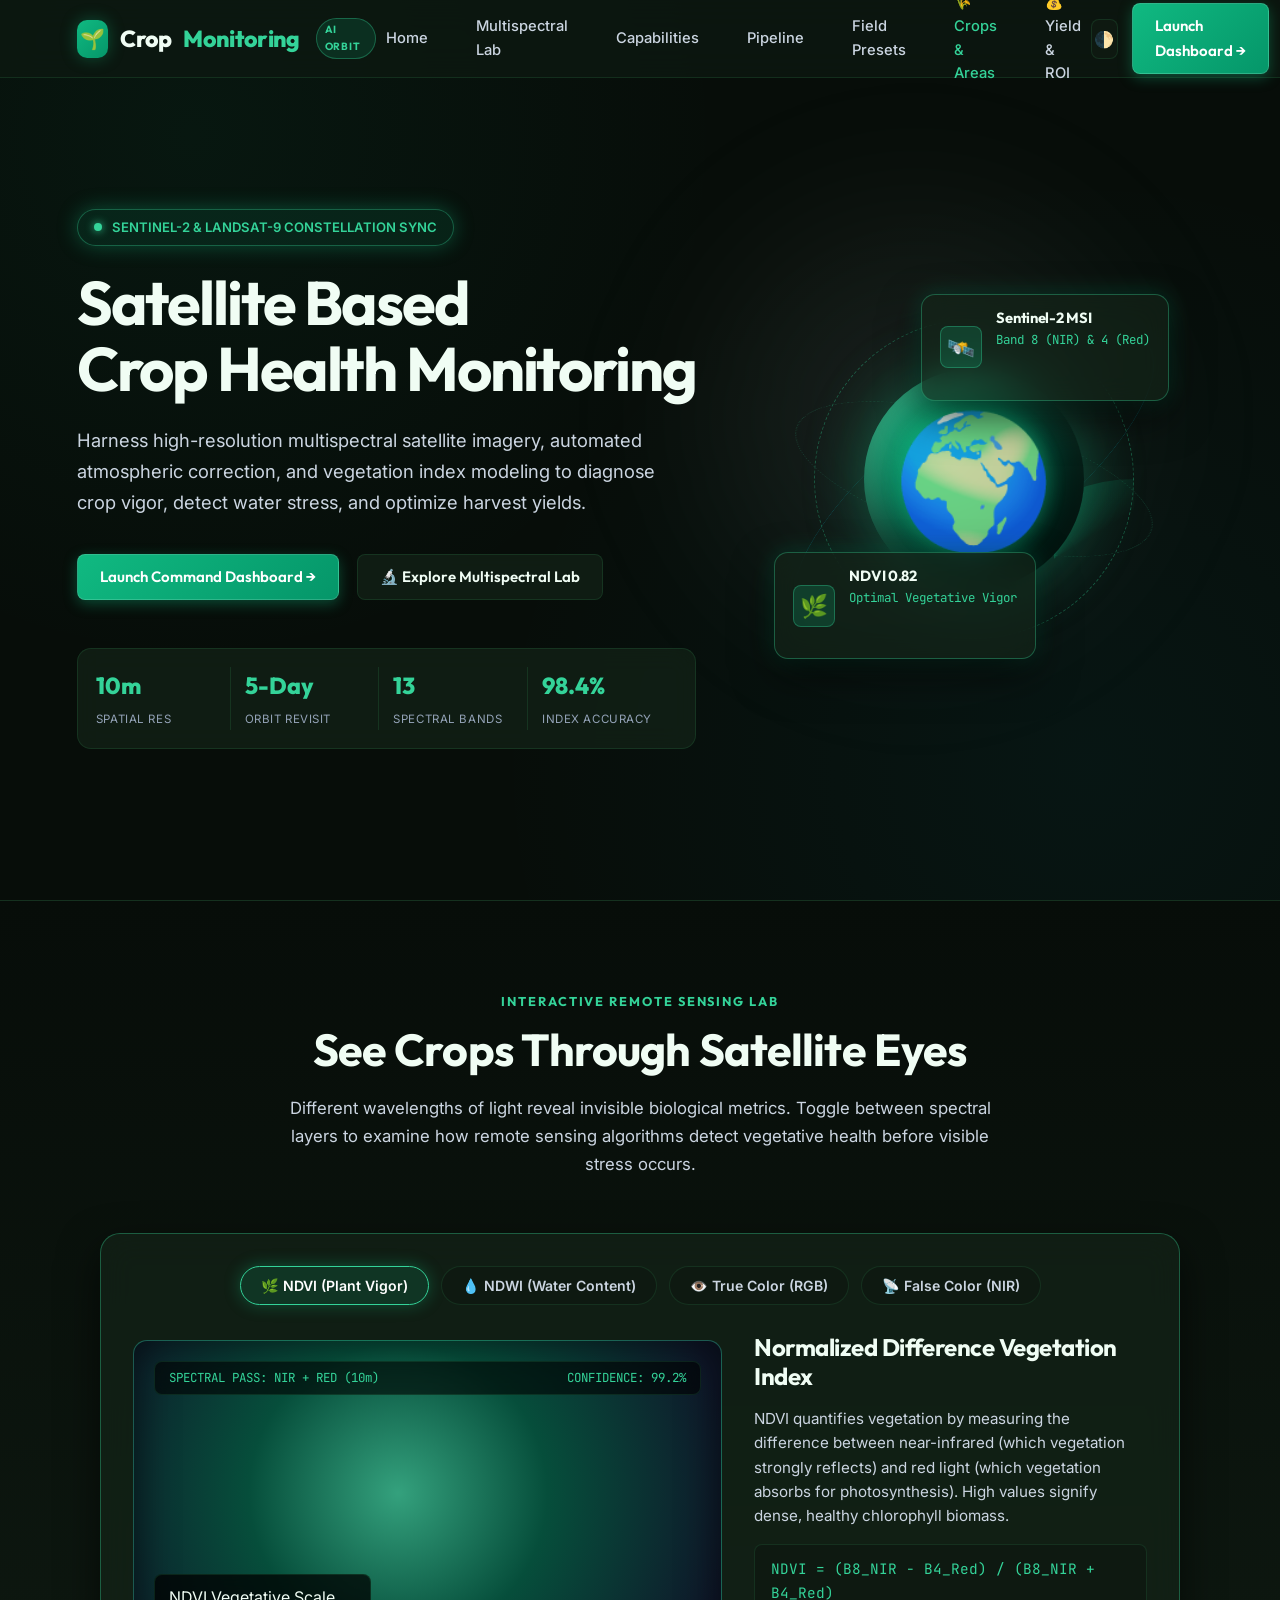
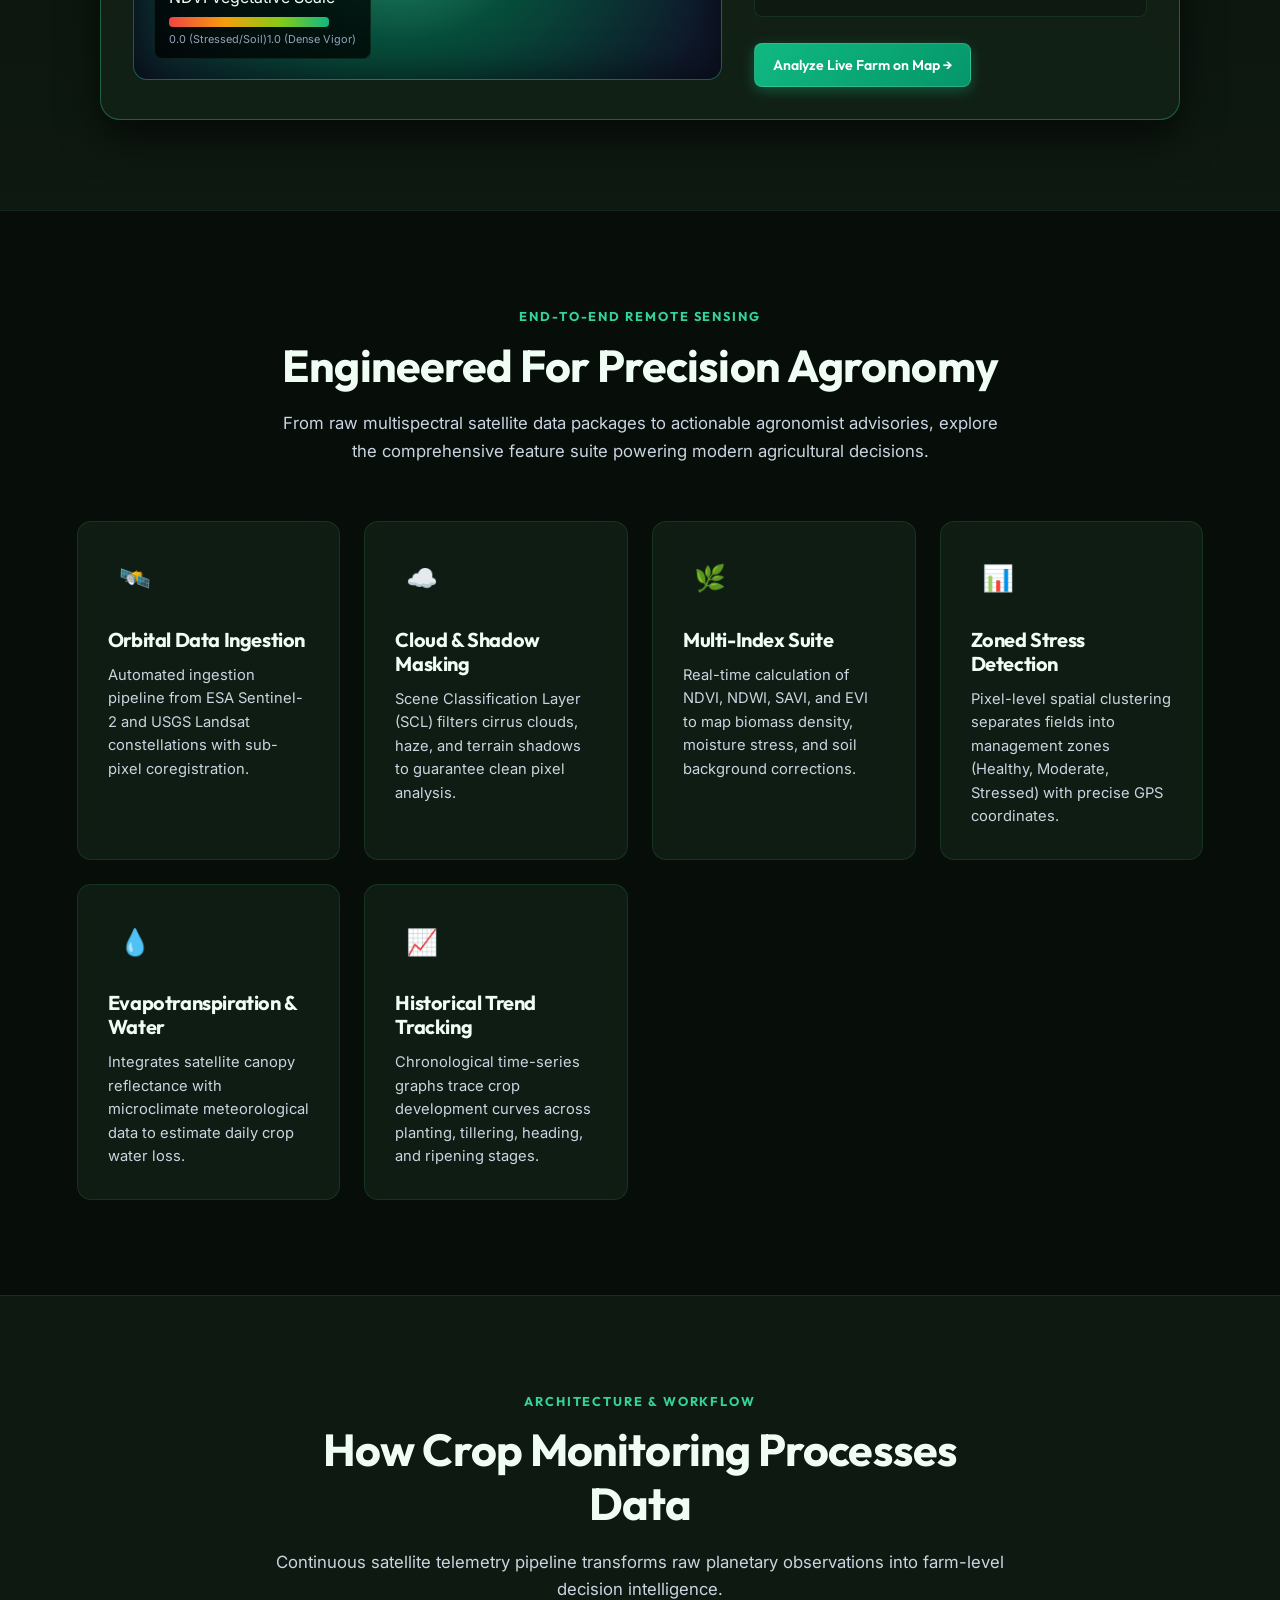
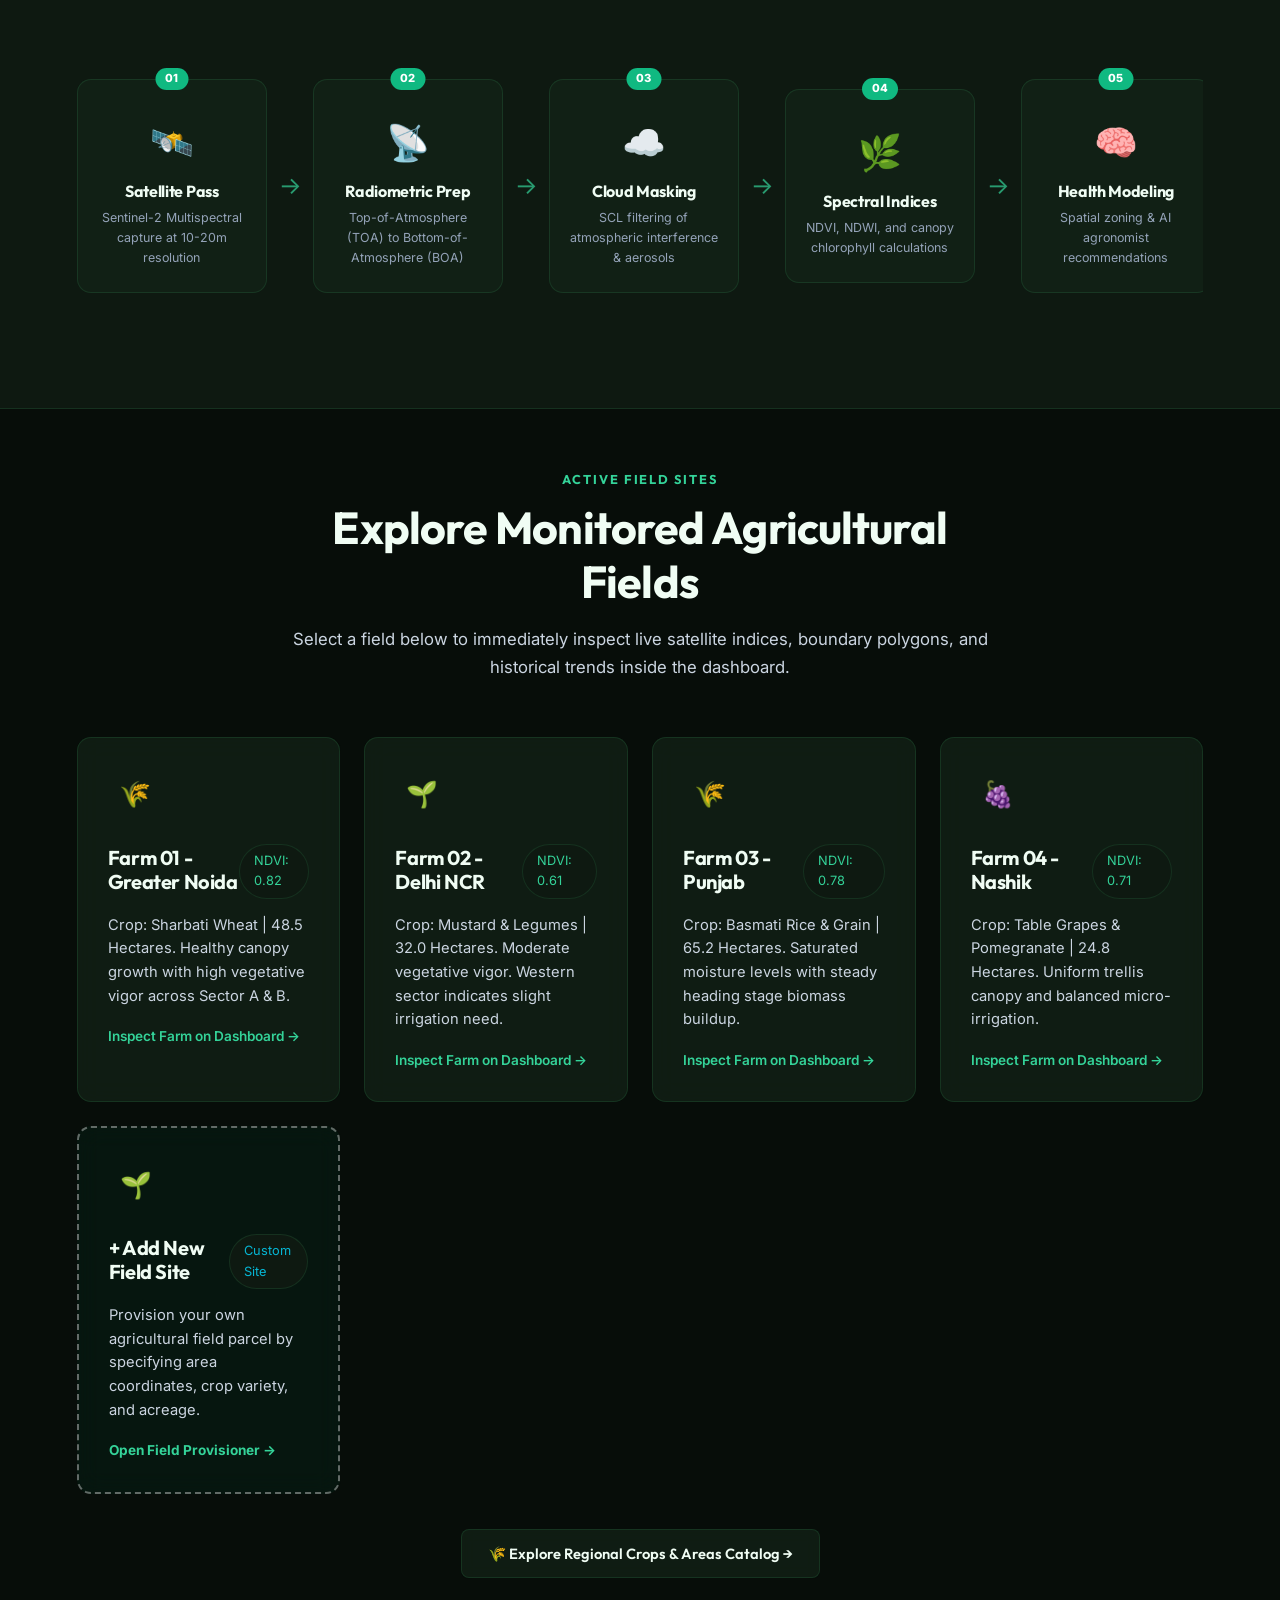
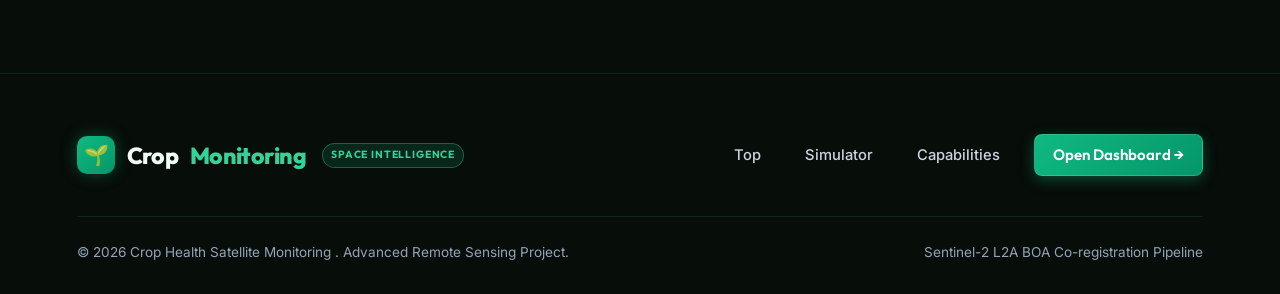
<file: index.html>
<!DOCTYPE html>
<html lang="en">

<head>
    <meta charset="UTF-8">
    <meta name="viewport" content="width=device-width, initial-scale=1.0">
    <meta name="description"
        content="CropVision - Next-Generation Satellite Remote Sensing & AI Agricultural Intelligence Platform for Real-Time Crop Health Monitoring.">
    <title>Crop Monitoring | Satellite Agricultural Intelligence & Crop Health Monitoring</title>

    <!-- Design System CSS -->
    <link rel="stylesheet" href="style.css">
    <link rel="preconnect" href="https://fonts.googleapis.com">
    <link rel="preconnect" href="https://fonts.gstatic.com" crossorigin>
</head>

<body>

    <!-- Top Navigation Bar -->
    <header class="navbar">
        <a href="index.html" class="brand-logo" id="homeLogo">
            <div class="brand-icon">🌱</div>
            Crop<span>Monitoring </span>
            <span class="brand-badge">AI Orbit</span>
        </a>

        <nav class="nav-links">
            <a href="#home" class="nav-link">Home</a>
            <a href="#simulator" class="nav-link">Multispectral Lab</a>
            <a href="#features" class="nav-link">Capabilities</a>
            <a href="#pipeline" class="nav-link">Pipeline</a>
            <a href="#farms" class="nav-link">Field Presets</a>
            <a href="dashboard.html#cropRegistrySection" class="nav-link" style="color: var(--emerald-light);">🌾 Crops &amp; Areas</a>
            <a href="dashboard.html#calculatorSection" class="nav-link">💰 Yield &amp; ROI</a>
        </nav>

        <div class="nav-actions">
            <button class="btn-icon" id="mobileNavToggle" title="Menu" onclick="toggleMobileNav()"
                style="display:none;">☰</button>
            <button class="btn-icon" id="themeToggleBtn" title="Toggle Theme" onclick="toggleAppTheme()">
                🌓
            </button>
            <a href="dashboard.html" class="nav-btn" id="openDashNavBtn">
                Launch Dashboard →
            </a>
        </div>
    </header>

    <!-- Hero Section -->
    <section class="hero" id="home">
        <div class="hero-content">
            <div class="telemetry-badge">
                <span class="pulse-dot"></span>
                <span>SENTINEL-2 & LANDSAT-9 CONSTELLATION SYNC</span>
            </div>

            <h1>
                Satellite Based <br>
                <span>Crop Health Monitoring </span>
            </h1>

            <p>
                Harness high-resolution multispectral satellite imagery, automated atmospheric correction, and
                vegetation index modeling to diagnose crop vigor, detect water stress, and optimize harvest yields.
            </p>

            <div class="hero-buttons">
                <a href="dashboard.html" class="primary-btn" id="heroLaunchBtn">
                    Launch Command Dashboard →
                </a>
                <a href="#simulator" class="secondary-btn" id="heroSimulatorBtn">
                    🔬 Explore Multispectral Lab
                </a>
            </div>

            <!-- Real-Time Telemetry Summary Strip -->
            <div class="hero-telemetry-strip">
                <div class="telemetry-item">
                    <span class="val">10m</span>
                    <span class="lbl">Spatial Res</span>
                </div>
                <div class="telemetry-item">
                    <span class="val">5-Day</span>
                    <span class="lbl">Orbit Revisit</span>
                </div>
                <div class="telemetry-item">
                    <span class="val">13</span>
                    <span class="lbl">Spectral Bands</span>
                </div>
                <div class="telemetry-item">
                    <span class="val">98.4%</span>
                    <span class="lbl">Index Accuracy</span>
                </div>
            </div>
        </div>

        <!-- Hero Space & Orbit Graphic -->
        <div class="hero-visual">
            <div class="space-scene">
                <!-- Outer Orbit Rings -->
                <div class="orbit-ring ring-1"></div>
                <div class="orbit-ring ring-2"></div>

                <!-- Active Radar Sweep Visual -->
                <div class="radar-sweep"></div>

                <!-- Earth Model -->
                <div class="earth-globe"></div>

                <!-- Floating Telemetry Card 1 -->
                <div class="floating-card card-top">
                    <div class="icon-wrap">🛰️</div>
                    <div>
                        <h4>Sentinel-2 MSI</h4>
                        <p>Band 8 (NIR) & 4 (Red)</p>
                    </div>
                </div>

                <!-- Floating Telemetry Card 2 -->
                <div class="floating-card card-bottom">
                    <div class="icon-wrap">🌿</div>
                    <div>
                        <h4>NDVI 0.82</h4>
                        <p>Optimal Vegetative Vigor</p>
                    </div>
                </div>
            </div>
        </div>
    </section>

    <!-- Interactive Multispectral Simulator Section -->
    <section class="simulator-section" id="simulator">
        <div class="section-header">
            <span class="section-subtitle">INTERACTIVE REMOTE SENSING LAB</span>
            <h2 class="section-title">See Crops Through Satellite Eyes </h2>
            <p class="section-desc">
                Different wavelengths of light reveal invisible biological metrics. Toggle between spectral layers to
                examine how remote sensing algorithms detect vegetative health before visible stress occurs.
            </p>
        </div>

        <div class="simulator-box">
            <!-- Spectrum Selection Tabs -->
            <div class="spectrum-tabs" id="spectrumTabs">
                <button class="spectrum-tab active" data-mode="ndvi" onclick="switchSpectrumMode('ndvi')">
                    🌿 NDVI (Plant Vigor)
                </button>
                <button class="spectrum-tab" data-mode="ndwi" onclick="switchSpectrumMode('ndwi')">
                    💧 NDWI (Water Content)
                </button>
                <button class="spectrum-tab" data-mode="rgb" onclick="switchSpectrumMode('rgb')">
                    👁️ True Color (RGB)
                </button>
                <button class="spectrum-tab" data-mode="nir" onclick="switchSpectrumMode('nir')">
                    📡 False Color (NIR)
                </button>
            </div>

            <!-- Interactive Display Grid -->
            <div class="simulator-display">
                <div class="sim-preview-frame" id="simPreviewFrame"
                    style="background: radial-gradient(circle at 45% 45%, #34a17d 0%, #064e3b 40%, #0f172a 90%);">
                    <div class="sim-overlay-canvas">
                        <div class="scan-hud">
                            <span id="hudBand">SPECTRAL PASS: NIR + RED (10m)</span>
                            <span id="hudConfidence">CONFIDENCE: 99.2%</span>
                        </div>

                        <div class="sim-legend" id="simLegend">
                            <span id="legendTitle">NDVI Vegetative Scale</span>
                            <div class="bar bar-ndvi" id="legendBar"></div>
                            <div class="labels">
                                <span id="legendMin">0.0 (Stressed/Soil)</span>
                                <span id="legendMax">1.0 (Dense Vigor)</span>
                            </div>
                        </div>
                    </div>
                </div>

                <div class="sim-details">
                    <h3 id="simTitle">Normalized Difference Vegetation Index</h3>
                    <p id="simDescription">
                        NDVI quantifies vegetation by measuring the difference between near-infrared (which vegetation
                        strongly reflects) and red light (which vegetation absorbs for photosynthesis). High values
                        signify dense, healthy chlorophyll biomass.
                    </p>

                    <div class="sim-formula" id="simFormula">
                        NDVI = (B8_NIR - B4_Red) / (B8_NIR + B4_Red)
                    </div>

                    <div style="margin-top: 10px;">
                        <a href="dashboard.html" class="primary-btn" style="padding: 10px 18px; font-size: 0.88rem;">
                            Analyze Live Farm on Map →
                        </a>
                    </div>
                </div>
            </div>
        </div>
    </section>

    <!-- Core Capabilities Grid -->
    <section class="features-section" id="features">
        <div class="section-header">
            <span class="section-subtitle">END-TO-END REMOTE SENSING</span>
            <h2 class="section-title">Engineered For Precision Agronomy </h2>
            <p class="section-desc">
                From raw multispectral satellite data packages to actionable agronomist advisories, explore the
                comprehensive feature suite powering modern agricultural decisions.
            </p>
        </div>

        <div class="feature-grid">
            <div class="feature-card reveal">
                <div class="feature-icon-box">🛰️</div>
                <h3>Orbital Data Ingestion</h3>
                <p>Automated ingestion pipeline from ESA Sentinel-2 and USGS Landsat constellations with sub-pixel
                    coregistration.</p>
            </div>

            <div class="feature-card reveal">
                <div class="feature-icon-box">☁️</div>
                <h3>Cloud & Shadow Masking</h3>
                <p>Scene Classification Layer (SCL) filters cirrus clouds, haze, and terrain shadows to guarantee clean
                    pixel analysis.</p>
            </div>

            <div class="feature-card reveal">
                <div class="feature-icon-box">🌿</div>
                <h3>Multi-Index Suite</h3>
                <p>Real-time calculation of NDVI, NDWI, SAVI, and EVI to map biomass density, moisture stress, and soil
                    background corrections.</p>
            </div>

            <div class="feature-card reveal">
                <div class="feature-icon-box">📊</div>
                <h3>Zoned Stress Detection</h3>
                <p>Pixel-level spatial clustering separates fields into management zones (Healthy, Moderate, Stressed)
                    with precise GPS coordinates.</p>
            </div>

            <div class="feature-card reveal">
                <div class="feature-icon-box">💧</div>
                <h3>Evapotranspiration & Water</h3>
                <p>Integrates satellite canopy reflectance with microclimate meteorological data to estimate daily crop
                    water loss.</p>
            </div>

            <div class="feature-card reveal">
                <div class="feature-icon-box">📈</div>
                <h3>Historical Trend Tracking</h3>
                <p>Chronological time-series graphs trace crop development curves across planting, tillering, heading,
                    and ripening stages.</p>
            </div>
        </div>
    </section>

    <!-- System Processing Pipeline -->
    <section class="workflow-section" id="pipeline">
        <div class="section-header">
            <span class="section-subtitle">ARCHITECTURE & WORKFLOW</span>
            <h2 class="section-title">How Crop Monitoring Processes Data </h2>
            <p class="section-desc">
                Continuous satellite telemetry pipeline transforms raw planetary observations into farm-level decision
                intelligence.
            </p>
        </div>

        <div class="workflow-track">
            <div class="workflow-node">
                <span class="node-step">01</span>
                <div class="node-icon">🛰️</div>
                <h4>Satellite Pass</h4>
                <p>Sentinel-2 Multispectral capture at 10-20m resolution</p>
            </div>

            <div class="workflow-arrow">→</div>

            <div class="workflow-node">
                <span class="node-step">02</span>
                <div class="node-icon">📡</div>
                <h4>Radiometric Prep</h4>
                <p>Top-of-Atmosphere (TOA) to Bottom-of-Atmosphere (BOA)</p>
            </div>

            <div class="workflow-arrow">→</div>

            <div class="workflow-node">
                <span class="node-step">03</span>
                <div class="node-icon">☁️</div>
                <h4>Cloud Masking</h4>
                <p>SCL filtering of atmospheric interference & aerosols</p>
            </div>

            <div class="workflow-arrow">→</div>

            <div class="workflow-node">
                <span class="node-step">04</span>
                <div class="node-icon">🌿</div>
                <h4>Spectral Indices</h4>
                <p>NDVI, NDWI, and canopy chlorophyll calculations</p>
            </div>

            <div class="workflow-arrow">→</div>

            <div class="workflow-node">
                <span class="node-step">05</span>
                <div class="node-icon">🧠</div>
                <h4>Health Modeling</h4>
                <p>Spatial zoning & AI agronomist recommendations</p>
            </div>
        </div>
    </section>

    <!-- Farm Presets Preview Section -->
    <section class="features-section" id="farms" style="padding-top: 60px;">
        <div class="section-header">
            <span class="section-subtitle">ACTIVE FIELD SITES</span>
            <h2 class="section-title">Explore Monitored Agricultural Fields </h2>
            <p class="section-desc">
                Select a field below to immediately inspect live satellite indices, boundary polygons, and historical
                trends inside the dashboard.
            </p>
        </div>

        <div class="feature-grid">
            <div class="feature-card" style="cursor: pointer;" onclick="launchFarm('farm1')">
                <div class="feature-icon-box">🌾</div>
                <div style="display: flex; justify-content: space-between; align-items: baseline; margin-bottom: 8px;">
                    <h3>Farm 01 - Greater Noida</h3>
                    <span class="meta-pill" style="color: var(--emerald-light);">NDVI: 0.82</span>
                </div>
                <p>Crop: Sharbati Wheat | 48.5 Hectares. Healthy canopy growth with high vegetative vigor across Sector
                    A & B.</p>
                <div style="margin-top: 18px; color: var(--emerald-light); font-weight: 600; font-size: 0.85rem;">
                    Inspect Farm on Dashboard →
                </div>
            </div>

            <div class="feature-card" style="cursor: pointer;" onclick="launchFarm('farm2')">
                <div class="feature-icon-box">🌱</div>
                <div style="display: flex; justify-content: space-between; align-items: baseline; margin-bottom: 8px;">
                    <h3>Farm 02 - Delhi NCR</h3>
                    <span class="meta-pill" style="color: var(--emerald-light);">NDVI: 0.61</span>
                </div>
                <p>Crop: Mustard & Legumes | 32.0 Hectares. Moderate vegetative vigor. Western sector indicates slight
                    irrigation need.</p>
                <div style="margin-top: 18px; color: var(--emerald-light); font-weight: 600; font-size: 0.85rem;">
                    Inspect Farm on Dashboard →
                </div>
            </div>

            <div class="feature-card" style="cursor: pointer;" onclick="launchFarm('farm3')">
                <div class="feature-icon-box">🌾</div>
                <div style="display: flex; justify-content: space-between; align-items: baseline; margin-bottom: 8px;">
                    <h3>Farm 03 - Punjab</h3>
                    <span class="meta-pill" style="color: var(--emerald-light);">NDVI: 0.78</span>
                </div>
                <p>Crop: Basmati Rice & Grain | 65.2 Hectares. Saturated moisture levels with steady heading stage
                    biomass buildup.</p>
                <div style="margin-top: 18px; color: var(--emerald-light); font-weight: 600; font-size: 0.85rem;">
                    Inspect Farm on Dashboard →
                </div>
            </div>

            <div class="feature-card" style="cursor: pointer;" onclick="launchFarm('farm4')">
                <div class="feature-icon-box">🍇</div>
                <div style="display: flex; justify-content: space-between; align-items: baseline; margin-bottom: 8px;">
                    <h3>Farm 04 - Nashik</h3>
                    <span class="meta-pill" style="color: var(--emerald-light);">NDVI: 0.71</span>
                </div>
                <p>Crop: Table Grapes & Pomegranate | 24.8 Hectares. Uniform trellis canopy and balanced
                    micro-irrigation.</p>
                <div style="margin-top: 18px; color: var(--emerald-light); font-weight: 600; font-size: 0.85rem;">
                    Inspect Farm on Dashboard →
                </div>
            </div>

            <div class="feature-card"
                style="cursor: pointer; border: 2px dashed rgba(235, 236, 236, 0.4); background: rgba(16, 185, 129, 0.05);"
                onclick="openAddOnDashboard()">
                <div class="feature-icon-box">🌱</div>
                <div style="display: flex; justify-content: space-between; align-items: baseline; margin-bottom: 8px;">
                    <h3>+ Add New Field Site</h3>
                    <span class="meta-pill" style="color: var(--satellite-cyan);">Custom Site</span>
                </div>
                <p>Provision your own agricultural field parcel by specifying area coordinates, crop variety, and
                    acreage.</p>
                <div style="margin-top: 18px; color: var(--emerald-light); font-weight: 700; font-size: 0.85rem;">
                    Open Field Provisioner →
                </div>
            </div>
        </div>

        <div style="text-align: center; margin-top: 35px;">
            <a href="dashboard.html#cropRegistrySection" class="secondary-btn"
                style="padding: 12px 26px; font-size: 0.92rem;">
                🌾 Explore Regional Crops & Areas Catalog →
            </a>
        </div>
    </section>

    <!-- Footer -->
    <footer class="footer">
        <div class="footer-top">
            <div class="brand-logo">
                <div class="brand-icon">🌱</div>
                Crop<span>Monitoring</span>
                <span class="brand-badge">Space Intelligence</span>
            </div>

            <div style="display: flex; gap: 24px; align-items: center; flex-wrap: wrap;">
                <a href="#home" class="nav-link">Top</a>
                <a href="#simulator" class="nav-link">Simulator</a>
                <a href="#features" class="nav-link">Capabilities</a>
                <a href="dashboard.html" class="nav-btn" style="padding: 8px 18px;">Open Dashboard →</a>
            </div>
        </div>

        <div class="footer-bottom">
            <span>© 2026 Crop Health Satellite Monitoring . Advanced Remote Sensing Project.</span>
            <span>Sentinel-2 L2A BOA Co-registration Pipeline</span>
        </div>
    </footer>

    <!-- Interactive Script for Landing Page -->
    <script>
        // Multispectral Simulator interactive state
        const spectrumData = {
            ndvi: {
                title: "Normalized Difference Vegetation Index (NDVI)",
                description: "NDVI quantifies photosynthetic activity by calculating the ratio between NIR reflection (plant cell structure) and Red absorption (chlorophyll). Values range from 0.2 (soil) to 0.9 (lush canopy).",
                formula: "NDVI = (Band 8 [NIR] - Band 4 [Red]) / (Band 8 + Band 4)",
                hudBand: "SPECTRAL PASS: NIR + RED (10m Resolution)",
                hudConfidence: "INDEX ACCURACY: 99.4%",
                legendTitle: "NDVI Vigor Scale",
                barClass: "bar-ndvi",
                legendMin: "0.0 (Bare Soil / Stressed)",
                legendMax: "1.0 (Dense Vigor)",
                bgGradient: "radial-gradient(circle at 45% 45%, #10b981 0%, #059669 35%, #064e3b 65%, #0a1b11 95%)"
            },
            ndwi: {
                title: "Normalized Difference Water Index (NDWI)",
                description: "NDWI detects canopy water content and liquid surface water by combining Near-Infrared and Short-Wave Infrared (SWIR). Essential for spotting drought stress days before leaves visually wilt.",
                formula: "NDWI = (Band 8 [NIR] - Band 11 [SWIR]) / (Band 8 + Band 11)",
                hudBand: "SPECTRAL PASS: NIR + SWIR (20m Resolution)",
                hudConfidence: "WATER CONTENT INDEX: 98.1%",
                legendTitle: "NDWI Moisture Scale",
                barClass: "bar-ndwi",
                legendMin: "-0.5 (Water Deficit)",
                legendMax: "+0.6 (Saturated Canopy)",
                bgGradient: "radial-gradient(circle at 50% 50%, #38bdf8 0%, #0284c7 35%, #1e3a8a 70%, #081226 95%)"
            },
            rgb: {
                title: "True Color Visual Composition (RGB)",
                description: "True Color reflects the natural human visual spectrum combining Red (Band 4), Green (Band 3), and Blue (Band 2). Useful for cloud visual identification, field boundary validation, and real optical inspection.",
                formula: "RGB = Band 4 (Red) + Band 3 (Green) + Band 2 (Blue)",
                hudBand: "SPECTRAL PASS: B4 + B3 + B2 (RGB True Color)",
                hudConfidence: "RADIOMETRIC SURFACE REFLECTANCE",
                legendTitle: "Optical Reflection Scale",
                barClass: "bar-rgb",
                legendMin: "Dark Surface / Water",
                legendMax: "High Solar Albedo",
                bgGradient: "radial-gradient(circle at 45% 45%, #4ade80 0%, #22c55e 30%, #15803d 60%, #1c1917 95%)"
            },
            nir: {
                title: "False Color Infrared (Color Infrared CIR)",
                description: "False color substitutes Near-Infrared into the Red channel. Because healthy plants reflect massive amounts of NIR, vigorous crops display bright vivid crimson-red, making weed infestation and crop borders starkly visible.",
                formula: "CIR = Band 8 (NIR) as Red + Band 4 (Red) as Green + Band 3 (Green) as Blue",
                hudBand: "SPECTRAL PASS: B8 (NIR) False Color CIR",
                hudConfidence: "CHLOROPHYLL REFLECTANCE ENHANCED",
                legendTitle: "Infrared Plant Biomass Scale",
                barClass: "bar-nir",
                legendMin: "Urban / Water (Cyan)",
                legendMax: "Vigorous Biomass (Crimson Red)",
                bgGradient: "radial-gradient(circle at 45% 45%, #f43f5e 0%, #e11d48 35%, #881337 70%, #180309 95%)"
            }
        };

        function switchSpectrumMode(mode) {
            const data = spectrumData[mode];
            if (!data) return;

            // Highlight active tab
            document.querySelectorAll('.spectrum-tab').forEach(btn => {
                btn.classList.toggle('active', btn.getAttribute('data-mode') === mode);
            });

            // Update content
            document.getElementById('simTitle').innerText = data.title;
            document.getElementById('simDescription').innerText = data.description;
            document.getElementById('simFormula').innerText = data.formula;
            document.getElementById('hudBand').innerText = data.hudBand;
            document.getElementById('hudConfidence').innerText = data.hudConfidence;
            document.getElementById('legendTitle').innerText = data.legendTitle;
            document.getElementById('legendMin').innerText = data.legendMin;
            document.getElementById('legendMax').innerText = data.legendMax;

            const bar = document.getElementById('legendBar');
            bar.className = 'bar ' + data.barClass;

            const frame = document.getElementById('simPreviewFrame');
            frame.style.background = data.bgGradient;
        }

        function launchFarm(farmId) {
            sessionStorage.setItem('selected_farm', farmId);
            window.location.href = 'dashboard.html';
        }

        function openAddOnDashboard() {
            sessionStorage.setItem('open_add_field_modal', 'true');
            window.location.href = 'dashboard.html';
        }

        function toggleAppTheme() {
            document.body.classList.toggle('light-theme');
            const isLight = document.body.classList.contains('light-theme');
            localStorage.setItem('cropvision_theme', isLight ? 'light' : 'dark');
        }

        // Restore saved theme
        if (localStorage.getItem('cropvision_theme') === 'light') {
            document.body.classList.add('light-theme');
        }

        // Scroll-reveal for feature cards
        const revealObserver = new IntersectionObserver((entries) => {
            entries.forEach((entry, i) => {
                if (entry.isIntersecting) {
                    setTimeout(() => entry.target.classList.add('visible'), i * 80);
                    revealObserver.unobserve(entry.target);
                }
            });
        }, { threshold: 0.12 });
        document.querySelectorAll('.reveal').forEach(el => revealObserver.observe(el));

        // Mobile nav toggle
        function toggleMobileNav() {
            document.querySelector('.nav-links').classList.toggle('open');
        }

        // Show mobile toggle at small viewport
        function checkMobileNav() {
            const btn = document.getElementById('mobileNavToggle');
            if (btn) btn.style.display = window.innerWidth <= 768 ? 'flex' : 'none';
        }
        checkMobileNav();
        window.addEventListener('resize', checkMobileNav);
    </script>
</body>

</html>
</file>
<file: style.css>
/* ==========================================================================
   CropVision - Precision Satellite Agricultural Intelligence Design System
   ========================================================================== */

@import url('https://fonts.googleapis.com/css2?family=Inter:wght@300;400;500;600;700&family=Outfit:wght@400;500;600;700;800;900&family=JetBrains+Mono:wght@400;500;600&display=swap');

/* --- CSS Variables & Design Tokens --- */
:root {
    /* Color Palette: Deep Emerald & Aerospace Obsidian */
    --bg-base: #070d09;
    --bg-surface: #0e1911;
    --bg-surface-elevated: #15251a;
    --bg-glass: rgba(14, 25, 17, 0.78);
    --bg-glass-card: rgba(21, 37, 26, 0.65);
    --bg-glass-hover: rgba(30, 53, 37, 0.85);

    --border-subtle: rgba(74, 222, 128, 0.12);
    --border-bright: rgba(52, 211, 153, 0.35);
    --border-focus: #10b981;

    /* Agri-Tech Accent Palette */
    --emerald-primary: #10b981;
    --emerald-glow: rgba(16, 185, 129, 0.35);
    --emerald-light: #34d399;
    --emerald-dark: #059669;

    --satellite-cyan: #06b6d4;
    --cyan-glow: rgba(6, 182, 212, 0.3);
    --amber-warning: #f59e0b;
    --amber-glow: rgba(245, 158, 11, 0.3);
    --rose-danger: #f43f5e;
    --purple-orbit: #8b5cf6;

    /* Text & Neutral Colors */
    --text-main: #f0fdf4;
    --text-muted: #94a3b8;
    --text-secondary: #cbd5e1;
    --text-accent: #6ee7b7;

    /* Shadows & Elevation */
    --shadow-sm: 0 2px 8px rgba(0, 0, 0, 0.4);
    --shadow-md: 0 8px 24px rgba(0, 0, 0, 0.5);
    --shadow-lg: 0 16px 40px rgba(0, 0, 0, 0.6);
    --shadow-glow: 0 0 25px rgba(16, 185, 129, 0.25);
    --shadow-cyan-glow: 0 0 25px rgba(6, 182, 212, 0.25);

    /* Radii */
    --radius-sm: 8px;
    --radius-md: 14px;
    --radius-lg: 20px;
    --radius-full: 9999px;

    /* Transitions */
    --transition-fast: 0.18s cubic-bezier(0.4, 0, 0.2, 1);
    --transition-smooth: 0.3s cubic-bezier(0.16, 1, 0.3, 1);
}

/* Light Theme Variables for accessibility & toggling */
body.light-theme {
    --bg-base: #f3f7f4;
    --bg-surface: #ffffff;
    --bg-surface-elevated: #e8efe9;
    --bg-glass: rgba(255, 255, 255, 0.85);
    --bg-glass-card: rgba(255, 255, 255, 0.9);
    --bg-glass-hover: rgba(235, 245, 238, 0.95);

    --border-subtle: rgba(16, 185, 129, 0.2);
    --border-bright: rgba(16, 185, 129, 0.4);
    --border-focus: #059669;

    --text-main: #0f2015;
    --text-muted: #526658;
    --text-secondary: #334a3b;
    --text-accent: #059669;

    --shadow-sm: 0 2px 8px rgba(16, 45, 25, 0.06);
    --shadow-md: 0 8px 24px rgba(16, 45, 25, 0.08);
    --shadow-lg: 0 16px 40px rgba(16, 45, 25, 0.12);
    --shadow-glow: 0 0 25px rgba(16, 185, 129, 0.15);
}

/* Global Resets */
*,
*::before,
*::after {
    margin: 0;
    padding: 0;
    box-sizing: border-box;
}

html {
    scroll-behavior: smooth;
    font-size: 16px;
    color-scheme: dark;
}

body {
    font-family: 'Inter', -apple-system, BlinkMacSystemFont, 'Segoe UI', Roboto, sans-serif;
    background-color: var(--bg-base);
    color: var(--text-main);
    line-height: 1.6;
    overflow-x: hidden;
    min-height: 100vh;
    background-image:
        radial-gradient(circle at 15% 15%, rgba(16, 185, 129, 0.06) 0%, transparent 40%),
        radial-gradient(circle at 85% 85%, rgba(6, 182, 212, 0.05) 0%, transparent 45%);
    background-attachment: fixed;
}

h1,
h2,
h3,
h4,
h5,
h6 {
    font-family: 'Outfit', sans-serif;
    color: var(--text-main);
    font-weight: 700;
    letter-spacing: -0.02em;
    line-height: 1.2;
}

a {
    text-decoration: none;
    color: inherit;
    transition: var(--transition-fast);
}

button,
input,
select,
textarea {
    font-family: inherit;
    font-size: inherit;
}

/* ==========================================================================
   Navigation Bar (Landing Page & Shared)
   ========================================================================== */
.navbar {
    position: sticky;
    top: 0;
    z-index: 1000;
    height: 78px;
    display: flex;
    align-items: center;
    justify-content: space-between;
    padding: 0 6%;
    background: var(--bg-glass);
    backdrop-filter: blur(16px);
    -webkit-backdrop-filter: blur(16px);
    border-bottom: 1px solid var(--border-subtle);
    transition: var(--transition-smooth);
}

.brand-logo {
    display: flex;
    align-items: center;
    gap: 12px;
    font-family: 'Outfit', sans-serif;
    font-size: 1.45rem;
    font-weight: 800;
    letter-spacing: -0.03em;
    color: var(--text-main);
}

.brand-icon {
    width: 38px;
    height: 38px;
    border-radius: 10px;
    background: linear-gradient(135deg, #10b981 0%, #059669 100%);
    display: flex;
    align-items: center;
    justify-content: center;
    font-size: 1.25rem;
    box-shadow: 0 0 16px var(--emerald-glow);
}

.brand-logo span {
    color: var(--emerald-light);
}

.brand-badge {
    font-size: 0.65rem;
    text-transform: uppercase;
    font-weight: 700;
    letter-spacing: 0.08em;
    padding: 3px 8px;
    border-radius: var(--radius-full);
    background: rgba(16, 185, 129, 0.15);
    border: 1px solid var(--border-bright);
    color: var(--emerald-light);
    margin-left: 4px;
}

.nav-links {
    display: flex;
    align-items: center;
    gap: 28px;
}

.nav-link {
    font-size: 0.92rem;
    font-weight: 500;
    color: var(--text-secondary);
    padding: 6px 10px;
    border-radius: var(--radius-sm);
    transition: var(--transition-fast);
}

.nav-link:hover {
    color: var(--emerald-light);
    background: rgba(16, 185, 129, 0.08);
}

.nav-actions {
    display: flex;
    align-items: center;
    gap: 14px;
}

.btn-icon {
    width: 40px;
    height: 40px;
    border-radius: var(--radius-sm);
    border: 1px solid var(--border-subtle);
    background: var(--bg-surface);
    color: var(--text-secondary);
    display: flex;
    align-items: center;
    justify-content: center;
    cursor: pointer;
    transition: var(--transition-fast);
}

.btn-icon:hover {
    color: var(--emerald-light);
    border-color: var(--border-bright);
    background: var(--bg-surface-elevated);
}

.nav-btn,
.primary-btn {
    display: inline-flex;
    align-items: center;
    gap: 8px;
    background: linear-gradient(135deg, #10b981 0%, #059669 100%);
    color: #ffffff !important;
    font-family: 'Outfit', sans-serif;
    font-weight: 600;
    font-size: 0.94rem;
    padding: 10px 22px;
    border-radius: var(--radius-sm);
    box-shadow: 0 4px 14px var(--emerald-glow);
    border: 1px solid rgba(255, 255, 255, 0.15);
    cursor: pointer;
    transition: var(--transition-smooth);
}

.nav-btn:hover,
.primary-btn:hover {
    transform: translateY(-2px);
    box-shadow: 0 6px 22px rgba(16, 185, 129, 0.5);
    background: linear-gradient(135deg, #34d399 0%, #10b981 100%);
}

.secondary-btn {
    display: inline-flex;
    align-items: center;
    gap: 8px;
    background: var(--bg-glass-card);
    color: var(--text-main);
    font-family: 'Outfit', sans-serif;
    font-weight: 600;
    font-size: 0.94rem;
    padding: 10px 22px;
    border-radius: var(--radius-sm);
    border: 1px solid var(--border-subtle);
    backdrop-filter: blur(8px);
    cursor: pointer;
    transition: var(--transition-smooth);
}

.secondary-btn:hover {
    border-color: var(--border-bright);
    background: var(--bg-glass-hover);
    color: var(--emerald-light);
    transform: translateY(-2px);
}

/* ==========================================================================
   Hero Section (Landing Page)
   ========================================================================== */
.hero {
    position: relative;
    padding: 70px 6% 90px;
    min-height: calc(100vh - 78px);
    display: grid;
    grid-template-columns: 1.15fr 0.85fr;
    gap: 50px;
    align-items: center;
    overflow: hidden;
}

.hero::before {
    content: '';
    position: absolute;
    top: 5%;
    right: 5%;
    width: 600px;
    height: 600px;
    border-radius: 50%;
    background: radial-gradient(circle, rgba(179, 184, 182, 0.12) 0%, transparent 70%);
    filter: blur(50px);
    pointer-events: none;
    z-index: 0;
}

.hero-content {
    position: relative;
    z-index: 1;
    max-width: 680px;
}

.telemetry-badge {
    display: inline-flex;
    align-items: center;
    gap: 10px;
    padding: 7px 16px;
    background: rgba(16, 185, 129, 0.1);
    border: 1px solid var(--border-bright);
    border-radius: var(--radius-full);
    font-size: 0.82rem;
    font-weight: 600;
    color: var(--emerald-light);
    margin-bottom: 24px;
    box-shadow: 0 0 20px var(--emerald-glow);
}

.pulse-dot {
    width: 8px;
    height: 8px;
    border-radius: 50%;
    background: var(--emerald-light);
    box-shadow: 0 0 8px var(--emerald-light);
    animation: pulseGlow 2s infinite;
}

@keyframes pulseGlow {
    0% {
        transform: scale(0.9);
        opacity: 0.8;
    }

    50% {
        transform: scale(1.3);
        opacity: 1;
        box-shadow: 0 0 14px var(--emerald-light);
    }

    100% {
        transform: scale(0.9);
        opacity: 0.8;
    }
}

.hero h1 {
    font-size: clamp(2.8rem, 4.8vw, 4.4rem);
    letter-spacing: -0.035em;
    margin-bottom: 22px;
    line-height: 1.08;
}

.gradient-text {
    background: linear-gradient(135deg, #ffffff 30%, #34d399 75%, #06b6d4 100%);
    -webkit-background-clip: text;
    -webkit-text-fill-color: transparent;
}

.hero p {
    font-size: 1.15rem;
    color: var(--text-secondary);
    line-height: 1.7;
    margin-bottom: 36px;
    max-width: 580px;
}

.hero-buttons {
    display: flex;
    gap: 18px;
    flex-wrap: wrap;
    margin-bottom: 48px;
}

/* Quick Telemetry Counter Grid in Hero */
.hero-telemetry-strip {
    display: grid;
    grid-template-columns: repeat(4, 1fr);
    gap: 14px;
    padding: 18px;
    background: var(--bg-glass-card);
    border: 1px solid var(--border-subtle);
    border-radius: var(--radius-md);
    backdrop-filter: blur(12px);
}

.telemetry-item {
    border-right: 1px solid var(--border-subtle);
    padding-right: 12px;
}

.telemetry-item:last-child {
    border-right: none;
}

.telemetry-item .val {
    font-family: 'Outfit', sans-serif;
    font-size: 1.45rem;
    font-weight: 800;
    color: var(--emerald-light);
    display: block;
}

.telemetry-item .lbl {
    font-size: 0.72rem;
    text-transform: uppercase;
    letter-spacing: 0.05em;
    color: var(--text-muted);
}

/* Hero Visual / Orbit Animation */
.hero-visual {
    position: relative;
    height: 520px;
    display: flex;
    align-items: center;
    justify-content: center;
}

.space-scene {
    position: relative;
    width: 420px;
    height: 420px;
    display: flex;
    align-items: center;
    justify-content: center;
}

.earth-globe {
    width: 220px;
    height: 220px;
    border-radius: 50%;
    background: radial-gradient(circle at 35% 35%, #10b981 0%, #064e3b 55%, #022c22 100%);
    box-shadow:
        0 0 60px rgba(16, 185, 129, 0.4),
        inset -25px -25px 45px rgba(0, 0, 0, 0.75),
        inset 10px 10px 30px rgba(110, 231, 183, 0.4);
    display: flex;
    align-items: center;
    justify-content: center;
    position: relative;
    z-index: 2;
    overflow: hidden;
}

.earth-globe::after {
    content: '🌍';
    font-size: 130px;
    filter: drop-shadow(0 0 10px rgba(16, 185, 129, 0.5));
    opacity: 0.85;
    animation: slowRotate 40s linear infinite;
}

@keyframes slowRotate {
    0% {
        transform: rotate(0deg);
    }

    100% {
        transform: rotate(360deg);
    }
}

.radar-sweep {
    position: absolute;
    width: 320px;
    height: 320px;
    border-radius: 50%;
    border: 1px dashed rgba(52, 211, 153, 0.35);
    z-index: 1;
    pointer-events: none;
}

.radar-sweep::after {
    content: '';
    position: absolute;
    top: 50%;
    left: 50%;
    width: 160px;
    height: 160px;
    transform-origin: 0 0;
    background: conic-gradient(from 0deg, rgba(16, 185, 129, 0.35) 0deg, transparent 60deg);
    border-radius: 100% 0 0 0;
    animation: radarSpin 5s linear infinite;
}

@keyframes radarSpin {
    0% {
        transform: rotate(0deg);
    }

    100% {
        transform: rotate(360deg);
    }
}

.orbit-ring {
    position: absolute;
    border-radius: 50%;
    border: 1px solid rgba(52, 211, 153, 0.2);
    pointer-events: none;
}

.orbit-ring.ring-1 {
    width: 370px;
    height: 370px;
    transform: rotateX(70deg) rotateY(15deg);
    border-style: dashed;
    animation: orbitTilt 14s linear infinite;
}

.orbit-ring.ring-2 {
    width: 440px;
    height: 440px;
    transform: rotateX(65deg) rotateY(-35deg);
    border-color: rgba(6, 182, 212, 0.25);
}

@keyframes orbitTilt {
    0% {
        transform: rotateX(70deg) rotateY(15deg) rotateZ(0deg);
    }

    100% {
        transform: rotateX(70deg) rotateY(15deg) rotateZ(360deg);
    }
}

/* Floating Satellite Telemetry Cards */
.floating-card {
    position: absolute;
    background: var(--bg-glass-card);
    border: 1px solid var(--border-bright);
    backdrop-filter: blur(14px);
    padding: 14px 18px;
    border-radius: var(--radius-md);
    box-shadow: var(--shadow-lg), var(--shadow-glow);
    z-index: 4;
    display: flex;
    align-items: center;
    gap: 14px;
    transition: var(--transition-smooth);
}

.floating-card:hover {
    transform: translateY(-4px) scale(1.02);
    border-color: var(--emerald-light);
}

.card-top {
    top: 25px;
    right: 15px;
}

.card-bottom {
    bottom: 30px;
    left: 10px;
}

.floating-card .icon-wrap {
    width: 42px;
    height: 42px;
    border-radius: var(--radius-sm);
    background: rgba(16, 185, 129, 0.2);
    border: 1px solid var(--border-bright);
    display: flex;
    align-items: center;
    justify-content: center;
    font-size: 1.4rem;
}

.floating-card h4 {
    font-size: 0.92rem;
    color: var(--text-main);
    margin-bottom: 2px;
}

.floating-card p {
    font-size: 0.78rem;
    color: var(--emerald-light);
    font-family: 'JetBrains Mono', monospace;
}

/* ==========================================================================
   Multispectral Simulator Section (Interactive Feature)
   ========================================================================== */
.simulator-section {
    padding: 90px 6%;
    background: linear-gradient(180deg, var(--bg-base) 0%, var(--bg-surface) 100%);
    border-top: 1px solid var(--border-subtle);
    border-bottom: 1px solid var(--border-subtle);
    position: relative;
}

.section-header {
    text-align: center;
    max-width: 740px;
    margin: 0 auto 55px;
}

.section-subtitle {
    font-family: 'Outfit', sans-serif;
    font-size: 0.8rem;
    font-weight: 700;
    text-transform: uppercase;
    letter-spacing: 0.15em;
    color: var(--emerald-light);
    margin-bottom: 12px;
    display: block;
}

.section-title {
    font-size: clamp(2rem, 3.5vw, 2.9rem);
    margin-bottom: 18px;
}

.section-desc {
    color: var(--text-secondary);
    font-size: 1.05rem;
    line-height: 1.65;
}

.simulator-box {
    max-width: 1080px;
    margin: 0 auto;
    background: var(--bg-glass-card);
    border: 1px solid var(--border-bright);
    border-radius: var(--radius-lg);
    padding: 32px;
    backdrop-filter: blur(16px);
    box-shadow: var(--shadow-lg);
}

.spectrum-tabs {
    display: flex;
    gap: 12px;
    justify-content: center;
    margin-bottom: 28px;
    flex-wrap: wrap;
}

.spectrum-tab {
    padding: 10px 20px;
    border-radius: var(--radius-full);
    background: var(--bg-surface);
    border: 1px solid var(--border-subtle);
    color: var(--text-secondary);
    font-size: 0.88rem;
    font-weight: 600;
    cursor: pointer;
    display: flex;
    align-items: center;
    gap: 8px;
    transition: var(--transition-fast);
}

.spectrum-tab.active,
.spectrum-tab:hover {
    background: rgba(16, 185, 129, 0.15);
    border-color: var(--emerald-light);
    color: #ffffff;
    box-shadow: 0 0 16px var(--emerald-glow);
}

.simulator-display {
    display: grid;
    grid-template-columns: 1.2fr 0.8fr;
    gap: 32px;
    align-items: center;
}

.sim-preview-frame {
    height: 340px;
    border-radius: var(--radius-md);
    position: relative;
    overflow: hidden;
    border: 1px solid var(--border-bright);
    box-shadow: inset 0 0 40px rgba(0, 0, 0, 0.6);
    display: flex;
    align-items: center;
    justify-content: center;
    background-size: cover;
    background-position: center;
    transition: all 0.4s ease;
}

.sim-overlay-canvas {
    width: 100%;
    height: 100%;
    display: flex;
    flex-direction: column;
    justify-content: space-between;
    padding: 20px;
}

.scan-hud {
    display: flex;
    justify-content: space-between;
    font-family: 'JetBrains Mono', monospace;
    font-size: 0.78rem;
    color: var(--emerald-light);
    background: rgba(0, 0, 0, 0.6);
    padding: 6px 14px;
    border-radius: var(--radius-sm);
    border: 1px solid var(--border-subtle);
    backdrop-filter: blur(8px);
}

.sim-legend {
    align-self: flex-start;
    background: rgba(0, 0, 0, 0.75);
    padding: 10px 14px;
    border-radius: var(--radius-sm);
    border: 1px solid var(--border-subtle);
    backdrop-filter: blur(8px);
}

.sim-legend .bar {
    width: 160px;
    height: 10px;
    border-radius: 4px;
    margin: 6px 0 4px;
}

.bar-ndvi {
    background: linear-gradient(90deg, #ef4444 0%, #f59e0b 35%, #84cc16 70%, #10b981 100%);
}

.bar-ndwi {
    background: linear-gradient(90deg, #f59e0b 0%, #38bdf8 50%, #1d4ed8 100%);
}

.bar-rgb {
    background: linear-gradient(90deg, #1c1917 0%, #15803d 35%, #4ade80 70%, #fef9c3 100%);
}

.bar-nir {
    background: linear-gradient(90deg, #06b6d4 0%, #7c3aed 40%, #e11d48 75%, #fda4af 100%);
}

.sim-legend .labels {
    display: flex;
    justify-content: space-between;
    font-size: 0.68rem;
    color: var(--text-muted);
}

.sim-details {
    display: flex;
    flex-direction: column;
    gap: 16px;
}

.sim-details h3 {
    font-size: 1.5rem;
    color: var(--text-main);
}

.sim-details p {
    color: var(--text-secondary);
    font-size: 0.95rem;
    line-height: 1.6;
}

.sim-formula {
    background: var(--bg-surface);
    border: 1px solid var(--border-subtle);
    padding: 12px 16px;
    border-radius: var(--radius-sm);
    font-family: 'JetBrains Mono', monospace;
    font-size: 0.9rem;
    color: var(--emerald-light);
}

/* ==========================================================================
   Features Grid
   ========================================================================== */
.features-section {
    padding: 95px 6%;
    position: relative;
}

.feature-grid {
    display: grid;
    grid-template-columns: repeat(auto-fit, minmax(260px, 1fr));
    gap: 24px;
    max-width: 1200px;
    margin: 0 auto;
}

.feature-card {
    background: var(--bg-glass-card);
    border: 1px solid var(--border-subtle);
    border-radius: var(--radius-md);
    padding: 30px;
    backdrop-filter: blur(12px);
    transition: var(--transition-smooth);
    position: relative;
    overflow: hidden;
}

.feature-card::before {
    content: '';
    position: absolute;
    top: 0;
    left: 0;
    width: 100%;
    height: 3px;
    background: linear-gradient(90deg, transparent, var(--emerald-light), transparent);
    opacity: 0;
    transition: var(--transition-fast);
}

.feature-card:hover {
    transform: translateY(-6px);
    border-color: var(--border-bright);
    background: var(--bg-glass-hover);
    box-shadow: var(--shadow-lg), var(--shadow-glow);
}

.feature-card:hover::before {
    opacity: 1;
}

.feature-icon-box {
    width: 54px;
    height: 54px;
    display: flex;
    align-items: center;
    justify-content: center;
    font-size: 1.6rem;
    margin-bottom: 22px;
}

.feature-card h3 {
    font-size: 1.25rem;
    margin-bottom: 12px;
}

.feature-card p {
    color: var(--text-secondary);
    font-size: 0.92rem;
    line-height: 1.6;
}

/* ==========================================================================
   Workflow Pipeline Section
   ========================================================================== */
.workflow-section {
    padding: 95px 6%;
    background: var(--bg-surface);
    border-top: 1px solid var(--border-subtle);
    border-bottom: 1px solid var(--border-subtle);
}

.workflow-track {
    max-width: 1200px;
    margin: 0 auto;
    display: flex;
    align-items: center;
    justify-content: space-between;
    gap: 12px;
    position: relative;
    overflow-x: auto;
    padding: 20px 0;
}

.workflow-node {
    flex: 1;
    min-width: 190px;
    background: var(--bg-glass-card);
    border: 1px solid var(--border-subtle);
    border-radius: var(--radius-md);
    padding: 24px 18px;
    text-align: center;
    position: relative;
    backdrop-filter: blur(10px);
    transition: var(--transition-fast);
}

.workflow-node:hover {
    border-color: var(--emerald-light);
    transform: translateY(-4px);
    box-shadow: var(--shadow-glow);
}

.node-step {
    position: absolute;
    top: -12px;
    left: 50%;
    transform: translateX(-50%);
    background: var(--emerald-primary);
    color: #ffffff;
    font-size: 0.7rem;
    font-weight: 800;
    padding: 2px 10px;
    border-radius: var(--radius-full);
}

.node-icon {
    font-size: 2.2rem;
    margin: 10px 0 12px;
}

.workflow-node h4 {
    font-size: 1rem;
    margin-bottom: 6px;
}

.workflow-node p {
    font-size: 0.78rem;
    color: var(--text-muted);
}

.workflow-arrow {
    color: var(--emerald-light);
    font-size: 1.5rem;
    opacity: 0.7;
}

/* ==========================================================================
   Footer
   ========================================================================== */
.footer {
    background: var(--bg-base);
    border-top: 1px solid var(--border-subtle);
    padding: 60px 6% 30px;
}

.footer-top {
    max-width: 1200px;
    margin: 0 auto;
    display: flex;
    justify-content: space-between;
    align-items: center;
    flex-wrap: wrap;
    gap: 25px;
    padding-bottom: 40px;
    border-bottom: 1px solid var(--border-subtle);
}

.footer-bottom {
    max-width: 1200px;
    margin: 25px auto 0;
    display: flex;
    justify-content: space-between;
    align-items: center;
    color: var(--text-muted);
    font-size: 0.85rem;
    flex-wrap: wrap;
    gap: 15px;
}

/* ==========================================================================
   DASHBOARD SPECIFIC LAYOUT & COMPONENTS
   ========================================================================== */
.dashboard-layout {
    display: flex;
    min-height: 100vh;
    background: var(--bg-base);
}

/* Dashboard Sidebar */
.dash-sidebar {
    width: 260px;
    background: var(--bg-surface);
    border-right: 1px solid var(--border-subtle);
    display: flex;
    flex-direction: column;
    position: fixed;
    top: 0;
    bottom: 0;
    left: 0;
    z-index: 100;
    transition: var(--transition-smooth);
}

.sidebar-brand {
    padding: 24px 20px;
    border-bottom: 1px solid var(--border-subtle);
}

.sidebar-nav {
    padding: 20px 14px;
    display: flex;
    flex-direction: column;
    gap: 6px;
    flex: 1;
}

.sidebar-link {
    display: flex;
    align-items: center;
    gap: 12px;
    padding: 12px 14px;
    border-radius: var(--radius-sm);
    color: var(--text-secondary);
    font-weight: 500;
    font-size: 0.92rem;
    transition: var(--transition-fast);
}

.sidebar-link .icon {
    font-size: 1.15rem;
}

.sidebar-link:hover {
    color: var(--text-main);
    background: var(--bg-surface-elevated);
}

.sidebar-link.active {
    background: rgba(16, 185, 129, 0.15);
    color: var(--emerald-light);
    border: 1px solid var(--border-bright);
    font-weight: 600;
}

.sidebar-footer {
    padding: 20px;
    border-top: 1px solid var(--border-subtle);
}

.system-health-box {
    background: var(--bg-surface-elevated);
    border: 1px solid var(--border-subtle);
    padding: 14px;
    border-radius: var(--radius-sm);
    display: flex;
    align-items: center;
    gap: 12px;
}

.health-dot {
    width: 10px;
    height: 10px;
    border-radius: 50%;
    background: var(--emerald-primary);
    box-shadow: 0 0 10px var(--emerald-primary);
}

.health-status-text strong {
    display: block;
    font-size: 0.82rem;
    color: var(--text-main);
}

.health-status-text small {
    color: var(--emerald-light);
    font-family: 'JetBrains Mono', monospace;
    font-size: 0.72rem;
}

/* Dashboard Main Content Area */
.dash-main {
    flex: 1;
    margin-left: 260px;
    padding: 30px 35px 50px;
    max-width: 1680px;
    width: calc(100% - 260px);
}

/* Top Command Bar */
.dash-topbar {
    display: flex;
    justify-content: space-between;
    align-items: center;
    flex-wrap: wrap;
    gap: 20px;
    margin-bottom: 28px;
}

.dash-heading h1 {
    font-size: 1.85rem;
    margin-bottom: 4px;
}

.dash-heading p {
    font-size: 0.88rem;
    color: var(--text-muted);
}

.dash-actions {
    display: flex;
    align-items: center;
    gap: 12px;
}

/* Farm Selector Ribbon */
.farm-control-strip {
    background: var(--bg-glass-card);
    border: 1px solid var(--border-bright);
    border-radius: var(--radius-md);
    padding: 16px 24px;
    display: flex;
    justify-content: space-between;
    align-items: center;
    flex-wrap: wrap;
    gap: 20px;
    margin-bottom: 25px;
    backdrop-filter: blur(12px);
    box-shadow: var(--shadow-sm);
}

.farm-picker-group {
    display: flex;
    align-items: center;
    gap: 16px;
    flex-wrap: wrap;
}

.farm-picker-group label {
    font-size: 0.8rem;
    font-weight: 700;
    text-transform: uppercase;
    letter-spacing: 0.08em;
    color: var(--emerald-light);
    display: flex;
    align-items: center;
    gap: 6px;
}

.styled-select {
    background: var(--bg-surface);
    border: 1px solid var(--border-bright);
    color: var(--text-main);
    padding: 10px 18px;
    border-radius: var(--radius-sm);
    font-size: 0.94rem;
    font-weight: 600;
    outline: none;
    cursor: pointer;
    transition: var(--transition-fast);
}

.styled-select:focus {
    border-color: var(--emerald-light);
    box-shadow: 0 0 14px var(--emerald-glow);
}

.farm-meta-tags {
    display: flex;
    align-items: center;
    gap: 14px;
    flex-wrap: wrap;
}

.meta-pill {
    font-size: 0.8rem;
    background: var(--bg-surface);
    border: 1px solid var(--border-subtle);
    padding: 6px 14px;
    border-radius: var(--radius-full);
    color: var(--text-secondary);
}

.meta-pill strong {
    color: var(--text-main);
}

.satellite-sync-pill {
    display: flex;
    align-items: center;
    gap: 8px;
    font-size: 0.82rem;
    color: var(--text-muted);
}

.sync-time {
    color: var(--satellite-cyan);
    font-family: 'JetBrains Mono', monospace;
    font-weight: 600;
}

/* Telemetry KPI Metrics Grid */
.kpi-grid {
    display: grid;
    grid-template-columns: repeat(4, 1fr);
    gap: 18px;
    margin-bottom: 25px;
}

.kpi-card {
    background: var(--bg-glass-card);
    border: 1px solid var(--border-subtle);
    border-radius: var(--radius-md);
    padding: 22px;
    backdrop-filter: blur(10px);
    display: flex;
    flex-direction: column;
    justify-content: space-between;
    transition: var(--transition-smooth);
    position: relative;
    overflow: hidden;
}

.kpi-card:hover {
    transform: translateY(-3px);
    border-color: var(--border-bright);
    box-shadow: var(--shadow-md), var(--shadow-glow);
}

.kpi-header {
    display: flex;
    justify-content: space-between;
    align-items: flex-start;
    margin-bottom: 12px;
}

.kpi-title {
    font-size: 0.78rem;
    font-weight: 700;
    text-transform: uppercase;
    letter-spacing: 0.08em;
    color: var(--text-muted);
}

.kpi-badge {
    width: 36px;
    height: 36px;
    border-radius: var(--radius-sm);
    display: flex;
    align-items: center;
    justify-content: center;
    font-size: 1.15rem;
}

.badge-green {
    background: rgba(16, 185, 129, 0.15);
    color: var(--emerald-light);
}

.badge-cyan {
    background: rgba(6, 182, 212, 0.15);
    color: var(--satellite-cyan);
}

.badge-amber {
    background: rgba(245, 158, 11, 0.15);
    color: var(--amber-warning);
}

.badge-purple {
    background: rgba(139, 92, 246, 0.15);
    color: var(--purple-orbit);
}

.kpi-value-row {
    display: flex;
    align-items: baseline;
    gap: 12px;
    margin-bottom: 10px;
}

.kpi-value {
    font-family: 'Outfit', sans-serif;
    font-size: 2.1rem;
    font-weight: 800;
    color: var(--text-main);
    line-height: 1;
    transition: all 0.4s cubic-bezier(0.16, 1, 0.3, 1);
}

.kpi-delta {
    font-size: 0.76rem;
    font-weight: 600;
    padding: 3px 8px;
    border-radius: var(--radius-full);
}

.delta-pos {
    background: rgba(16, 185, 129, 0.15);
    color: var(--emerald-light);
}

.delta-neg {
    background: rgba(244, 63, 94, 0.15);
    color: #f43f5e;
}

.kpi-caption {
    font-size: 0.75rem;
    color: var(--text-muted);
}

/* Main Interactive Map & Health Section */
.dash-center-grid {
    display: grid;
    grid-template-columns: 1.75fr 0.95fr;
    gap: 22px;
    margin-bottom: 25px;
}

.dash-panel {
    background: var(--bg-glass-card);
    border: 1px solid var(--border-subtle);
    border-radius: var(--radius-md);
    padding: 24px;
    backdrop-filter: blur(12px);
    box-shadow: var(--shadow-sm);
    display: flex;
    flex-direction: column;
}

.panel-title-bar {
    display: flex;
    justify-content: space-between;
    align-items: center;
    margin-bottom: 18px;
}

.panel-title-bar h3 {
    font-size: 1.25rem;
    display: flex;
    align-items: center;
    gap: 10px;
}

/* Map Panel Controls */
.map-header-actions {
    display: flex;
    align-items: center;
    gap: 10px;
}

.map-layer-btn {
    padding: 6px 12px;
    font-size: 0.78rem;
    font-weight: 600;
    border-radius: var(--radius-sm);
    background: var(--bg-surface);
    border: 1px solid var(--border-subtle);
    color: var(--text-secondary);
    cursor: pointer;
    transition: var(--transition-fast);
}

.map-layer-btn.active,
.map-layer-btn:hover {
    background: rgba(16, 185, 129, 0.15);
    border-color: var(--border-bright);
    color: var(--emerald-light);
}

.map-container-wrap {
    position: relative;
    border-radius: var(--radius-sm);
    overflow: hidden;
    border: 1px solid var(--border-bright);
    height: 480px;
}

#map {
    width: 100%;
    height: 100%;
    background: #0b1810;
}

/* Floating Map Search & Tools */
.map-floating-bar {
    position: absolute;
    top: 14px;
    left: 60px;
    z-index: 500;
    display: flex;
    gap: 8px;
}

.map-search-input {
    background: rgba(14, 25, 17, 0.9);
    border: 1px solid var(--border-bright);
    color: var(--text-main);
    padding: 8px 14px;
    border-radius: var(--radius-sm);
    font-size: 0.85rem;
    width: 220px;
    backdrop-filter: blur(8px);
    outline: none;
}

.map-search-input:focus {
    border-color: var(--emerald-light);
    width: 260px;
}

.map-legend-overlay {
    position: absolute;
    bottom: 14px;
    left: 14px;
    z-index: 500;
    background: rgba(14, 25, 17, 0.9);
    border: 1px solid var(--border-bright);
    border-radius: var(--radius-sm);
    padding: 8px 14px;
    backdrop-filter: blur(8px);
    font-size: 0.72rem;
}

.map-legend-bar {
    width: 140px;
    height: 8px;
    border-radius: 4px;
    margin: 4px 0;
    background: linear-gradient(90deg, #ef4444 0%, #f59e0b 35%, #84cc16 70%, #10b981 100%);
}

.map-footer-info {
    display: flex;
    justify-content: space-between;
    align-items: center;
    margin-top: 12px;
    font-size: 0.8rem;
    color: var(--text-muted);
}

.coord-display {
    font-family: 'JetBrains Mono', monospace;
    color: var(--emerald-light);
    background: var(--bg-surface);
    padding: 4px 10px;
    border-radius: var(--radius-sm);
    border: 1px solid var(--border-subtle);
}

/* Health Gauge & Agronomy Analysis Panel */
.health-overview-panel {
    display: flex;
    flex-direction: column;
    justify-content: space-between;
}

.health-gauge-center {
    display: flex;
    flex-direction: column;
    align-items: center;
    justify-content: center;
    margin: 15px 0 25px;
    position: relative;
}

.radial-gauge-wrap {
    position: relative;
    width: 190px;
    height: 190px;
}

.radial-svg {
    transform: rotate(-90deg);
    width: 100%;
    height: 100%;
}

.radial-bg {
    fill: none;
    stroke: rgba(52, 211, 153, 0.12);
    stroke-width: 12;
}

.radial-progress {
    fill: none;
    stroke: url(#gaugeGradient);
    stroke-width: 12;
    stroke-linecap: round;
    stroke-dasharray: 471;
    stroke-dashoffset: 80;
    transition: stroke-dashoffset 1s ease;
}

.gauge-center-text {
    position: absolute;
    top: 50%;
    left: 50%;
    transform: translate(-50%, -50%);
    text-align: center;
}

.gauge-center-text .score {
    font-family: 'Outfit', sans-serif;
    font-size: 2.8rem;
    font-weight: 800;
    color: var(--text-main);
    line-height: 1;
}

.gauge-center-text .unit {
    font-size: 0.72rem;
    text-transform: uppercase;
    letter-spacing: 0.1em;
    color: var(--text-muted);
}

.health-status-badge {
    display: inline-flex;
    align-items: center;
    gap: 8px;
    padding: 6px 18px;
    border-radius: var(--radius-full);
    font-size: 0.85rem;
    font-weight: 700;
    margin-top: 12px;
}

.status-healthy {
    background: rgba(16, 185, 129, 0.18);
    border: 1px solid var(--emerald-light);
    color: var(--emerald-light);
}

.status-moderate {
    background: rgba(245, 158, 11, 0.18);
    border: 1px solid var(--amber-warning);
    color: var(--amber-warning);
}

.status-stressed {
    background: rgba(239, 68, 68, 0.18);
    border: 1px solid var(--rose-danger);
    color: var(--rose-danger);
}

/* Health Breakdown Bars */
.health-submetrics {
    display: flex;
    flex-direction: column;
    gap: 14px;
    margin-bottom: 20px;
}

.submetric-row {
    display: flex;
    flex-direction: column;
    gap: 6px;
}

.submetric-header {
    display: flex;
    justify-content: space-between;
    font-size: 0.8rem;
    color: var(--text-secondary);
}

.submetric-track {
    width: 100%;
    height: 7px;
    background: var(--bg-surface);
    border-radius: var(--radius-full);
    overflow: hidden;
}

.submetric-fill {
    height: 100%;
    border-radius: var(--radius-full);
    transition: width 0.8s ease;
}

.fill-emerald {
    background: linear-gradient(90deg, #10b981, #34d399);
}

.fill-cyan {
    background: linear-gradient(90deg, #06b6d4, #38bdf8);
}

.fill-amber {
    background: linear-gradient(90deg, #f59e0b, #fbbf24);
}

/* AI Agronomist Action Items */
.agronomist-advice-box {
    background: var(--bg-surface-elevated);
    border: 1px solid var(--border-bright);
    border-radius: var(--radius-sm);
    padding: 14px 16px;
    display: flex;
    gap: 12px;
    align-items: flex-start;
}

.advice-icon {
    font-size: 1.3rem;
}

.advice-content h5 {
    font-size: 0.85rem;
    color: var(--emerald-light);
    margin-bottom: 3px;
}

.advice-content p {
    font-size: 0.78rem;
    color: var(--text-secondary);
    line-height: 1.45;
}

/* Historical Analytics Chart Panel */
.chart-panel-row {
    display: grid;
    grid-template-columns: 2fr 1fr;
    gap: 22px;
    margin-bottom: 25px;
}

.chart-container-box {
    position: relative;
    height: 300px;
    width: 100%;
}

.timeframe-toggles {
    display: flex;
    gap: 6px;
    background: var(--bg-surface);
    padding: 4px;
    border-radius: var(--radius-sm);
    border: 1px solid var(--border-subtle);
}

.time-btn {
    padding: 6px 12px;
    font-size: 0.75rem;
    font-weight: 600;
    border: none;
    background: transparent;
    color: var(--text-muted);
    border-radius: 4px;
    cursor: pointer;
    transition: var(--transition-fast);
}

.time-btn.active,
.time-btn:hover {
    background: var(--emerald-primary);
    color: #ffffff;
}

/* Microclimate & Satellite Metadata Cards */
.meta-summary-list {
    display: flex;
    flex-direction: column;
    gap: 12px;
}

.meta-summary-item {
    display: flex;
    justify-content: space-between;
    align-items: center;
    padding: 12px 14px;
    background: var(--bg-surface);
    border-radius: var(--radius-sm);
    border: 1px solid var(--border-subtle);
}

.meta-summary-item .label {
    font-size: 0.8rem;
    color: var(--text-muted);
    display: flex;
    align-items: center;
    gap: 8px;
}

.meta-summary-item .val {
    font-family: 'JetBrains Mono', monospace;
    font-size: 0.86rem;
    font-weight: 600;
    color: var(--text-main);
}

/* Report Export Modal */
.modal-overlay {
    position: fixed;
    top: 0;
    left: 0;
    right: 0;
    bottom: 0;
    background: rgba(0, 0, 0, 0.85);
    backdrop-filter: blur(10px);
    display: flex;
    align-items: center;
    justify-content: center;
    z-index: 9999;
    opacity: 0;
    pointer-events: none;
    transition: var(--transition-smooth);
}

.modal-overlay.active {
    opacity: 1;
    pointer-events: all;
}

.modal-card {
    background: var(--bg-surface);
    border: 1px solid var(--border-bright);
    border-radius: var(--radius-lg);
    width: 90%;
    max-width: 680px;
    max-height: 85vh;
    overflow-y: auto;
    padding: 35px;
    box-shadow: var(--shadow-lg), var(--shadow-glow);
    position: relative;
}

.modal-close-btn {
    position: absolute;
    top: 20px;
    right: 20px;
    background: transparent;
    border: none;
    font-size: 1.4rem;
    color: var(--text-muted);
    cursor: pointer;
}

.modal-close-btn:hover {
    color: var(--emerald-light);
}

.report-header {
    border-bottom: 1px solid var(--border-subtle);
    padding-bottom: 20px;
    margin-bottom: 20px;
}

.report-table {
    width: 100%;
    border-collapse: collapse;
    margin: 20px 0;
    font-size: 0.88rem;
}

.report-table th,
.report-table td {
    padding: 10px 14px;
    text-align: left;
    border-bottom: 1px solid var(--border-subtle);
}

.report-table th {
    color: var(--text-muted);
    font-size: 0.75rem;
    text-transform: uppercase;
}

/* ==========================================================================
   Responsive Adaptations
   ========================================================================== */
@media (max-width: 1200px) {
    .kpi-grid {
        grid-template-columns: repeat(2, 1fr);
    }

    .dash-center-grid {
        grid-template-columns: 1fr;
    }

    .chart-panel-row {
        grid-template-columns: 1fr;
    }

    .hero {
        grid-template-columns: 1fr;
        text-align: center;
        gap: 35px;
    }

    .hero-content {
        max-width: 100%;
        margin: 0 auto;
    }

    .hero p {
        margin: 0 auto 36px;
    }

    .hero-buttons {
        justify-content: center;
    }

    .hero-telemetry-strip {
        max-width: 600px;
        margin: 0 auto;
    }

    .simulator-display {
        grid-template-columns: 1fr;
    }
}

@media (max-width: 900px) {
    .dash-sidebar {
        width: 70px;
    }

    .sidebar-brand span,
    .brand-badge,
    .sidebar-link span,
    .system-health-box .health-status-text {
        display: none;
    }

    .sidebar-link {
        justify-content: center;
        padding: 14px 0;
    }

    .dash-main {
        margin-left: 70px;
        width: calc(100% - 70px);
        padding: 20px 15px;
    }

    .nav-links {
        display: none;
    }
}

@media (max-width: 600px) {
    .kpi-grid {
        grid-template-columns: 1fr;
    }

    .hero-telemetry-strip {
        grid-template-columns: repeat(2, 1fr);
        gap: 18px;
    }

    .telemetry-item:nth-child(2) {
        border-right: none;
    }

    .map-container-wrap {
        height: 380px;
    }

    .farm-control-strip {
        flex-direction: column;
        align-items: flex-start;
    }
}

/* ==========================================================================
   Crop & Area Registry and Modal Management Forms
   ========================================================================== */

/* Form Group & Controls */
.form-grid {
    display: grid;
    grid-template-columns: repeat(2, 1fr);
    gap: 16px;
    margin-top: 15px;
}

.form-grid.full-width {
    grid-template-columns: 1fr;
}

.form-group {
    display: flex;
    flex-direction: column;
    gap: 6px;
}

.form-group.col-span-2 {
    grid-column: span 2;
}

.form-group label {
    font-size: 0.8rem;
    font-weight: 600;
    color: var(--text-secondary);
    display: flex;
    align-items: center;
    gap: 6px;
}

.styled-input,
.styled-textarea {
    width: 100%;
    padding: 10px 14px;
    background: var(--bg-surface-elevated);
    border: 1px solid var(--border-subtle);
    border-radius: var(--radius-sm);
    color: var(--text-main);
    font-family: inherit;
    font-size: 0.88rem;
    transition: var(--transition-fast);
}

.styled-input:focus,
.styled-textarea:focus,
.styled-select:focus {
    outline: none;
    border-color: var(--emerald-light);
    box-shadow: 0 0 0 3px rgba(16, 185, 129, 0.2);
    background: var(--bg-surface);
}

.styled-textarea {
    min-height: 70px;
    resize: vertical;
}

.input-with-action {
    display: flex;
    gap: 8px;
}

.input-with-action .styled-input {
    flex: 1;
}

.form-hint {
    font-size: 0.72rem;
    color: var(--text-muted);
}

/* Crop & Area Registry Panel */
.crop-registry-panel {
    margin-top: 24px;
    background: var(--bg-surface);
    border: 1px solid var(--border-subtle);
    border-radius: var(--radius-lg);
    padding: 24px;
    box-shadow: var(--shadow-md);
    position: relative;
    overflow: hidden;
}

.crop-registry-panel::before {
    content: '';
    position: absolute;
    top: 0;
    left: 0;
    right: 0;
    height: 3px;
    background: linear-gradient(90deg, var(--emerald-primary), var(--satellite-cyan), var(--amber-warning));
}

.registry-toolbar {
    display: flex;
    flex-wrap: wrap;
    gap: 14px;
    align-items: center;
    justify-content: space-between;
    margin: 18px 0;
    padding: 14px;
    background: var(--bg-glass-card);
    border: 1px solid var(--border-subtle);
    border-radius: var(--radius-md);
}

.registry-search-box {
    display: flex;
    align-items: center;
    position: relative;
    flex: 1;
    min-width: 260px;
}

.registry-search-box input {
    width: 100%;
    padding: 10px 14px 10px 38px;
    background: var(--bg-surface-elevated);
    border: 1px solid var(--border-subtle);
    border-radius: var(--radius-full);
    color: var(--text-main);
    font-size: 0.88rem;
    transition: var(--transition-fast);
}

.registry-search-box input:focus {
    outline: none;
    border-color: var(--emerald-light);
    box-shadow: 0 0 0 3px rgba(16, 185, 129, 0.2);
}

.registry-search-box .search-icon {
    position: absolute;
    left: 14px;
    font-size: 0.9rem;
    pointer-events: none;
    opacity: 0.7;
}

.registry-filters {
    display: flex;
    align-items: center;
    gap: 10px;
    flex-wrap: wrap;
}

/* Area Chips Strip */
.area-filter-strip {
    display: flex;
    gap: 8px;
    overflow-x: auto;
    padding-bottom: 6px;
    margin-bottom: 18px;
    scrollbar-width: thin;
}

.area-chip {
    padding: 6px 14px;
    background: var(--bg-surface-elevated);
    border: 1px solid var(--border-subtle);
    border-radius: var(--radius-full);
    color: var(--text-muted);
    font-size: 0.8rem;
    font-weight: 500;
    cursor: pointer;
    white-space: nowrap;
    display: flex;
    align-items: center;
    gap: 6px;
    transition: var(--transition-fast);
}

.area-chip:hover {
    color: var(--text-main);
    border-color: var(--emerald-light);
    background: rgba(16, 185, 129, 0.1);
}

.area-chip.active {
    background: var(--emerald-dark);
    color: #ffffff;
    border-color: var(--emerald-light);
    box-shadow: 0 0 12px rgba(16, 185, 129, 0.35);
}

.area-chip .count {
    background: rgba(0, 0, 0, 0.25);
    padding: 1px 6px;
    border-radius: 10px;
    font-size: 0.7rem;
}

/* Crop Card Grid */
.crop-grid {
    display: grid;
    grid-template-columns: repeat(auto-fill, minmax(310px, 1fr));
    gap: 18px;
    margin-top: 10px;
}

.crop-card {
    background: var(--bg-surface-elevated);
    border: 1px solid var(--border-subtle);
    border-radius: var(--radius-md);
    padding: 18px;
    display: flex;
    flex-direction: column;
    justify-content: space-between;
    transition: transform var(--transition-fast), border-color var(--transition-fast), box-shadow var(--transition-fast);
    position: relative;
}

.crop-card:hover {
    transform: translateY(-3px);
    border-color: var(--emerald-light);
    box-shadow: var(--shadow-md), 0 0 20px rgba(16, 185, 129, 0.15);
}

.crop-card-top {
    display: flex;
    justify-content: space-between;
    align-items: flex-start;
    margin-bottom: 12px;
}

.crop-icon-title {
    display: flex;
    align-items: center;
    gap: 12px;
}

.crop-avatar {
    width: 44px;
    height: 44px;
    border-radius: var(--radius-sm);
    background: rgba(16, 185, 129, 0.15);
    border: 1px solid rgba(16, 185, 129, 0.3);
    display: flex;
    align-items: center;
    justify-content: center;
    font-size: 1.4rem;
}

.crop-name {
    font-size: 1.05rem;
    font-weight: 700;
    color: var(--text-main);
    margin: 0;
}

.crop-category-pill {
    font-size: 0.72rem;
    color: var(--emerald-light);
    font-weight: 600;
    text-transform: uppercase;
    letter-spacing: 0.04em;
}

.crop-area-badge {
    display: inline-flex;
    align-items: center;
    gap: 4px;
    padding: 4px 10px;
    background: rgba(6, 182, 212, 0.12);
    border: 1px solid rgba(6, 182, 212, 0.3);
    border-radius: var(--radius-full);
    color: var(--satellite-cyan);
    font-size: 0.76rem;
    font-weight: 600;
    margin-bottom: 12px;
}

.crop-details-list {
    display: flex;
    flex-direction: column;
    gap: 6px;
    font-size: 0.8rem;
    color: var(--text-secondary);
    margin-bottom: 16px;
}

.crop-detail-row {
    display: flex;
    justify-content: space-between;
    align-items: center;
    padding-bottom: 4px;
    border-bottom: 1px dashed rgba(255, 255, 255, 0.05);
}

.crop-detail-row .label {
    color: var(--text-muted);
}

.crop-card-footer {
    display: flex;
    gap: 8px;
    margin-top: 10px;
    padding-top: 12px;
    border-top: 1px solid var(--border-subtle);
}

.crop-card-footer button {
    flex: 1;
    padding: 7px 10px;
    font-size: 0.78rem;
}

/* Empty State */
.empty-crops-view {
    text-align: center;
    padding: 50px 20px;
    color: var(--text-muted);
    grid-column: 1 / -1;
}

.empty-crops-view .empty-icon {
    font-size: 2.8rem;
    margin-bottom: 12px;
    opacity: 0.7;
}

/* Notification Toast */
.agri-toast {
    position: fixed;
    bottom: 30px;
    right: 30px;
    background: var(--bg-surface);
    border: 1px solid var(--emerald-primary);
    box-shadow: var(--shadow-lg), 0 0 25px rgba(16, 185, 129, 0.35);
    color: var(--text-main);
    padding: 14px 22px;
    border-radius: var(--radius-md);
    display: flex;
    align-items: center;
    gap: 12px;
    z-index: 100000;
    transform: translateY(100px);
    opacity: 0;
    transition: var(--transition-smooth);
    font-size: 0.9rem;
}

.agri-toast.show {
    transform: translateY(0);
    opacity: 1;
}

/* ==========================================================================
   Scroll Reveal Animations
   ========================================================================== */

.reveal {
    opacity: 0;
    transform: translateY(28px);
    transition: opacity 0.55s ease, transform 0.55s cubic-bezier(0.16, 1, 0.3, 1);
}

.reveal.visible {
    opacity: 1;
    transform: translateY(0);
}

/* Mobile Sidebar Overlay Toggle */
.sidebar-overlay {
    display: none;
    position: fixed;
    inset: 0;
    background: rgba(0, 0, 0, 0.6);
    z-index: 1999;
    backdrop-filter: blur(2px);
}

.sidebar-overlay.active {
    display: block;
}

.sidebar-mobile-toggle {
    display: none;
    align-items: center;
    justify-content: center;
    width: 38px;
    height: 38px;
    border-radius: var(--radius-sm);
    background: var(--bg-surface);
    border: 1px solid var(--border-subtle);
    color: var(--text-main);
    font-size: 1.2rem;
    cursor: pointer;
    transition: var(--transition-fast);
}

.sidebar-mobile-toggle:hover {
    background: var(--bg-glass-hover);
    border-color: var(--emerald-primary);
}

@media (max-width: 720px) {
    .sidebar-mobile-toggle {
        display: flex;
    }

    .dash-sidebar {
        position: fixed;
        left: -260px;
        top: 0;
        height: 100%;
        z-index: 2000;
        transition: left 0.3s cubic-bezier(0.16, 1, 0.3, 1);
        width: 240px !important;
    }

    .dash-sidebar.open {
        left: 0;
    }

    .dash-sidebar.open .sidebar-brand span,
    .dash-sidebar.open .brand-badge,
    .dash-sidebar.open .sidebar-link span,
    .dash-sidebar.open .system-health-box .health-status-text {
        display: initial;
    }

    .dash-sidebar.open .sidebar-link {
        justify-content: flex-start;
        padding: 14px 22px;
    }

    .dash-main {
        margin-left: 0 !important;
        width: 100% !important;
    }
}

/* Delete button for custom entries */
.delete-farm-btn {
    display: inline-flex;
    align-items: center;
    gap: 5px;
    padding: 4px 10px;
    border-radius: var(--radius-full);
    font-size: 0.74rem;
    font-weight: 600;
    background: rgba(244, 63, 94, 0.12);
    color: #f43f5e;
    border: 1px solid rgba(244, 63, 94, 0.3);
    cursor: pointer;
    transition: var(--transition-fast);
    margin-left: auto;
}

.delete-farm-btn:hover {
    background: rgba(244, 63, 94, 0.25);
    border-color: #f43f5e;
}

/* ==========================================================================
   5 ADVANCED CAPABILITIES: WEATHER, SWIPE, DRAW, ROI CALC, CROPBOT AI
   ========================================================================== */

/* Weather Spray Window & Live Indicator */
.kpi-sub-strip {
    display: flex;
    align-items: center;
    justify-content: space-between;
    gap: 8px;
    margin-top: 8px;
    padding-top: 6px;
    border-top: 1px solid var(--border-subtle);
}

.spray-pill {
    font-size: 0.72rem;
    font-weight: 700;
    padding: 3px 8px;
    border-radius: var(--radius-full);
    display: inline-flex;
    align-items: center;
    gap: 4px;
}

.badge-safe {
    background: rgba(16, 185, 129, 0.15);
    color: #34d399;
    border: 1px solid rgba(16, 185, 129, 0.3);
}

.badge-warn {
    background: rgba(245, 158, 11, 0.15);
    color: #fbbf24;
    border: 1px solid rgba(245, 158, 11, 0.3);
}

.badge-danger {
    background: rgba(244, 63, 94, 0.15);
    color: #fb7185;
    border: 1px solid rgba(244, 63, 94, 0.3);
}

.live-weather-tag {
    font-size: 0.68rem;
    color: var(--satellite-cyan);
    font-weight: 600;
    letter-spacing: 0.02em;
}

/* Map Swipe Comparison Slider */
.map-swipe-divider {
    position: absolute;
    top: 0;
    bottom: 0;
    left: 50%;
    width: 3px;
    background: var(--emerald-primary);
    z-index: 999;
    cursor: ew-resize;
    transform: translateX(-50%);
    box-shadow: 0 0 10px rgba(16, 185, 129, 0.8);
    pointer-events: auto;
}

.map-swipe-handle {
    position: absolute;
    top: 50%;
    left: 50%;
    transform: translate(-50%, -50%);
    background: var(--bg-surface-elevated);
    border: 2px solid var(--emerald-primary);
    color: var(--text-main);
    font-size: 0.72rem;
    font-weight: 700;
    padding: 6px 12px;
    border-radius: 20px;
    white-space: nowrap;
    user-select: none;
    box-shadow: 0 4px 15px rgba(0, 0, 0, 0.6);
    cursor: ew-resize;
    display: flex;
    align-items: center;
    gap: 6px;
    letter-spacing: 0.03em;
}

/* Map Polygon Drawing Mode */
.map-draw-banner {
    position: absolute;
    top: 10px;
    left: 10px;
    right: 10px;
    z-index: 1000;
    background: rgba(15, 23, 42, 0.94);
    border: 1px solid var(--satellite-cyan);
    backdrop-filter: blur(12px);
    border-radius: var(--radius-sm);
    padding: 8px 14px;
    display: flex;
    align-items: center;
    justify-content: space-between;
    gap: 12px;
    box-shadow: 0 8px 24px rgba(0, 0, 0, 0.4);
    animation: fadeIn 0.2s ease-out;
}

.draw-banner-info {
    display: flex;
    align-items: center;
    gap: 10px;
    font-size: 0.8rem;
    color: var(--text-main);
}

.draw-area-badge {
    background: rgba(6, 182, 212, 0.2);
    border: 1px solid var(--satellite-cyan);
    color: var(--satellite-cyan);
    padding: 3px 8px;
    border-radius: 12px;
    font-size: 0.76rem;
    font-family: 'JetBrains Mono', monospace;
    font-weight: 600;
}

.draw-actions {
    display: flex;
    align-items: center;
    gap: 6px;
}

.map-crosshair-active,
.map-crosshair-active .leaflet-container {
    cursor: crosshair !important;
}

/* Yield & Harvest ROI Calculator */
.roi-calculator-panel {
    margin-top: 24px;
}

.roi-calc-container {
    display: grid;
    grid-template-columns: 1.1fr 1fr;
    gap: 20px;
    margin-top: 18px;
}

@media (max-width: 960px) {
    .roi-calc-container {
        grid-template-columns: 1fr;
    }
}

.roi-calc-inputs {
    background: var(--bg-surface-elevated);
    border: 1px solid var(--border-subtle);
    border-radius: var(--radius-md);
    padding: 20px;
}

.roi-calc-results {
    display: grid;
    grid-template-columns: 1fr 1fr;
    gap: 14px;
}

@media (max-width: 600px) {
    .roi-calc-results {
        grid-template-columns: 1fr;
    }
}

.roi-metric-card {
    background: var(--bg-surface-elevated);
    border: 1px solid var(--border-subtle);
    border-radius: var(--radius-md);
    padding: 16px;
    display: flex;
    flex-direction: column;
    justify-content: space-between;
    position: relative;
    overflow: hidden;
    transition: var(--transition-smooth);
}

.roi-metric-card:hover {
    transform: translateY(-2px);
    border-color: var(--border-bright);
}

.roi-metric-card::before {
    content: '';
    position: absolute;
    top: 0;
    left: 0;
    right: 0;
    height: 3px;
}

.highlight-green::before { background: var(--emerald-light); }
.highlight-cyan::before { background: var(--satellite-cyan); }
.highlight-amber::before { background: var(--amber-warm); }
.highlight-purple::before { background: #a855f7; }

.roi-metric-header {
    display: flex;
    justify-content: space-between;
    align-items: center;
    font-size: 0.78rem;
    color: var(--text-muted);
    font-weight: 600;
}

.roi-tag {
    font-size: 0.68rem;
    padding: 2px 7px;
    border-radius: 10px;
    background: rgba(255, 255, 255, 0.08);
    color: var(--text-main);
    font-weight: 600;
}

.roi-metric-val {
    font-size: 1.55rem;
    font-weight: 800;
    font-family: 'Outfit', sans-serif;
    color: var(--text-main);
    margin: 10px 0 4px;
}

.roi-metric-val small {
    font-size: 0.82rem;
    font-weight: 500;
    color: var(--text-muted);
}

.roi-metric-sub {
    font-size: 0.74rem;
    color: var(--text-muted);
    line-height: 1.35;
}

/* CropBot AI Agronomist Assistant */
.cropbot-launcher {
    position: fixed;
    bottom: 24px;
    right: 24px;
    z-index: 2000;
    background: linear-gradient(135deg, #10b981 0%, #059669 100%);
    color: #ffffff;
    border: 2px solid rgba(255, 255, 255, 0.3);
    border-radius: 50px;
    padding: 11px 20px;
    display: flex;
    align-items: center;
    gap: 10px;
    box-shadow: 0 10px 30px rgba(16, 185, 129, 0.45);
    cursor: pointer;
    transition: var(--transition-smooth);
    font-family: 'Outfit', sans-serif;
    font-weight: 700;
    font-size: 0.92rem;
}

.cropbot-launcher:hover {
    transform: translateY(-3px) scale(1.03);
    box-shadow: 0 14px 35px rgba(16, 185, 129, 0.6);
}

.cropbot-pulse {
    position: absolute;
    top: -2px;
    right: -2px;
    width: 12px;
    height: 12px;
    border-radius: 50%;
    background: #34d399;
    box-shadow: 0 0 10px #34d399;
    animation: pulseDot 2s infinite;
}

.cropbot-drawer {
    position: fixed;
    bottom: 84px;
    right: 24px;
    width: 390px;
    max-width: calc(100vw - 32px);
    height: 520px;
    max-height: calc(100vh - 110px);
    z-index: 2000;
    background: var(--bg-surface);
    border: 1px solid var(--border-bright);
    border-radius: var(--radius-lg);
    backdrop-filter: blur(24px);
    box-shadow: var(--shadow-xl), 0 0 40px rgba(0, 0, 0, 0.65);
    display: flex;
    flex-direction: column;
    overflow: hidden;
    animation: popIn 0.25s ease-out;
}

.cropbot-header {
    background: var(--bg-surface-elevated);
    padding: 12px 16px;
    border-bottom: 1px solid var(--border-subtle);
    display: flex;
    align-items: center;
    justify-content: space-between;
}

.cropbot-header-title {
    display: flex;
    align-items: center;
    gap: 10px;
}

.cropbot-avatar {
    width: 34px;
    height: 34px;
    border-radius: 50%;
    background: rgba(16, 185, 129, 0.2);
    border: 1px solid var(--emerald-light);
    display: flex;
    align-items: center;
    justify-content: center;
    font-size: 1.1rem;
}

.cropbot-header h4 {
    font-size: 0.92rem;
    font-weight: 700;
    color: var(--text-main);
    margin: 0;
}

.cropbot-header p {
    font-size: 0.72rem;
    color: var(--emerald-light);
    margin: 0;
}

.cropbot-close-btn {
    background: transparent;
    border: none;
    color: var(--text-muted);
    font-size: 1.1rem;
    cursor: pointer;
    padding: 4px;
    transition: var(--transition-fast);
}

.cropbot-close-btn:hover {
    color: var(--text-main);
}

.cropbot-body {
    flex: 1;
    padding: 14px;
    overflow-y: auto;
    display: flex;
    flex-direction: column;
    gap: 10px;
}

.cropbot-msg {
    padding: 10px 14px;
    border-radius: 12px;
    font-size: 0.84rem;
    line-height: 1.45;
    max-width: 90%;
    animation: fadeIn 0.2s ease-out;
}

.cropbot-msg p {
    margin: 4px 0 0;
}

.cropbot-msg strong {
    color: var(--emerald-light);
    display: block;
    margin-bottom: 2px;
}

.cropbot-msg.bot-msg {
    background: var(--bg-surface-elevated);
    border: 1px solid var(--border-subtle);
    color: var(--text-main);
    align-self: flex-start;
    border-bottom-left-radius: 2px;
}

.cropbot-msg.user-msg {
    background: linear-gradient(135deg, #10b981 0%, #059669 100%);
    color: #ffffff;
    align-self: flex-end;
    border-bottom-right-radius: 2px;
}

.cropbot-msg.user-msg strong {
    color: #ffffff;
}

.cropbot-chips {
    padding: 8px 12px;
    background: rgba(0, 0, 0, 0.2);
    border-top: 1px solid var(--border-subtle);
    display: flex;
    gap: 6px;
    overflow-x: auto;
    white-space: nowrap;
    scrollbar-width: none;
}

.cropbot-chips::-webkit-scrollbar {
    display: none;
}

.cropbot-chip {
    font-size: 0.72rem;
    padding: 4px 10px;
    border-radius: 14px;
    background: var(--bg-surface-elevated);
    border: 1px solid var(--border-bright);
    color: var(--text-main);
    cursor: pointer;
    transition: var(--transition-fast);
    flex-shrink: 0;
}

.cropbot-chip:hover {
    background: var(--emerald-primary);
    color: #ffffff;
    border-color: var(--emerald-primary);
}

.cropbot-input-row {
    padding: 10px 14px;
    background: var(--bg-surface-elevated);
    border-top: 1px solid var(--border-subtle);
    display: flex;
    gap: 8px;
}

.cropbot-input-row input {
    flex: 1;
    background: var(--bg-dark);
    border: 1px solid var(--border-subtle);
    border-radius: 20px;
    padding: 8px 14px;
    color: var(--text-main);
    font-size: 0.84rem;
    outline: none;
    font-family: inherit;
}

.cropbot-input-row input:focus {
    border-color: var(--emerald-primary);
}

/* Print Optimization */
@media print {
    body {
        background: #ffffff;
        color: #000000;
    }

    .dash-sidebar,
    .dash-actions,
    .map-header-actions,
    .timeframe-toggles,
    .navbar {
        display: none !important;
    }

    .dash-main {
        margin: 0;
        width: 100%;
        padding: 0;
    }

    .dash-panel,
    .kpi-card {
        border: 1px solid #ccc;
        box-shadow: none;
        break-inside: avoid;
    }
}
</file>
